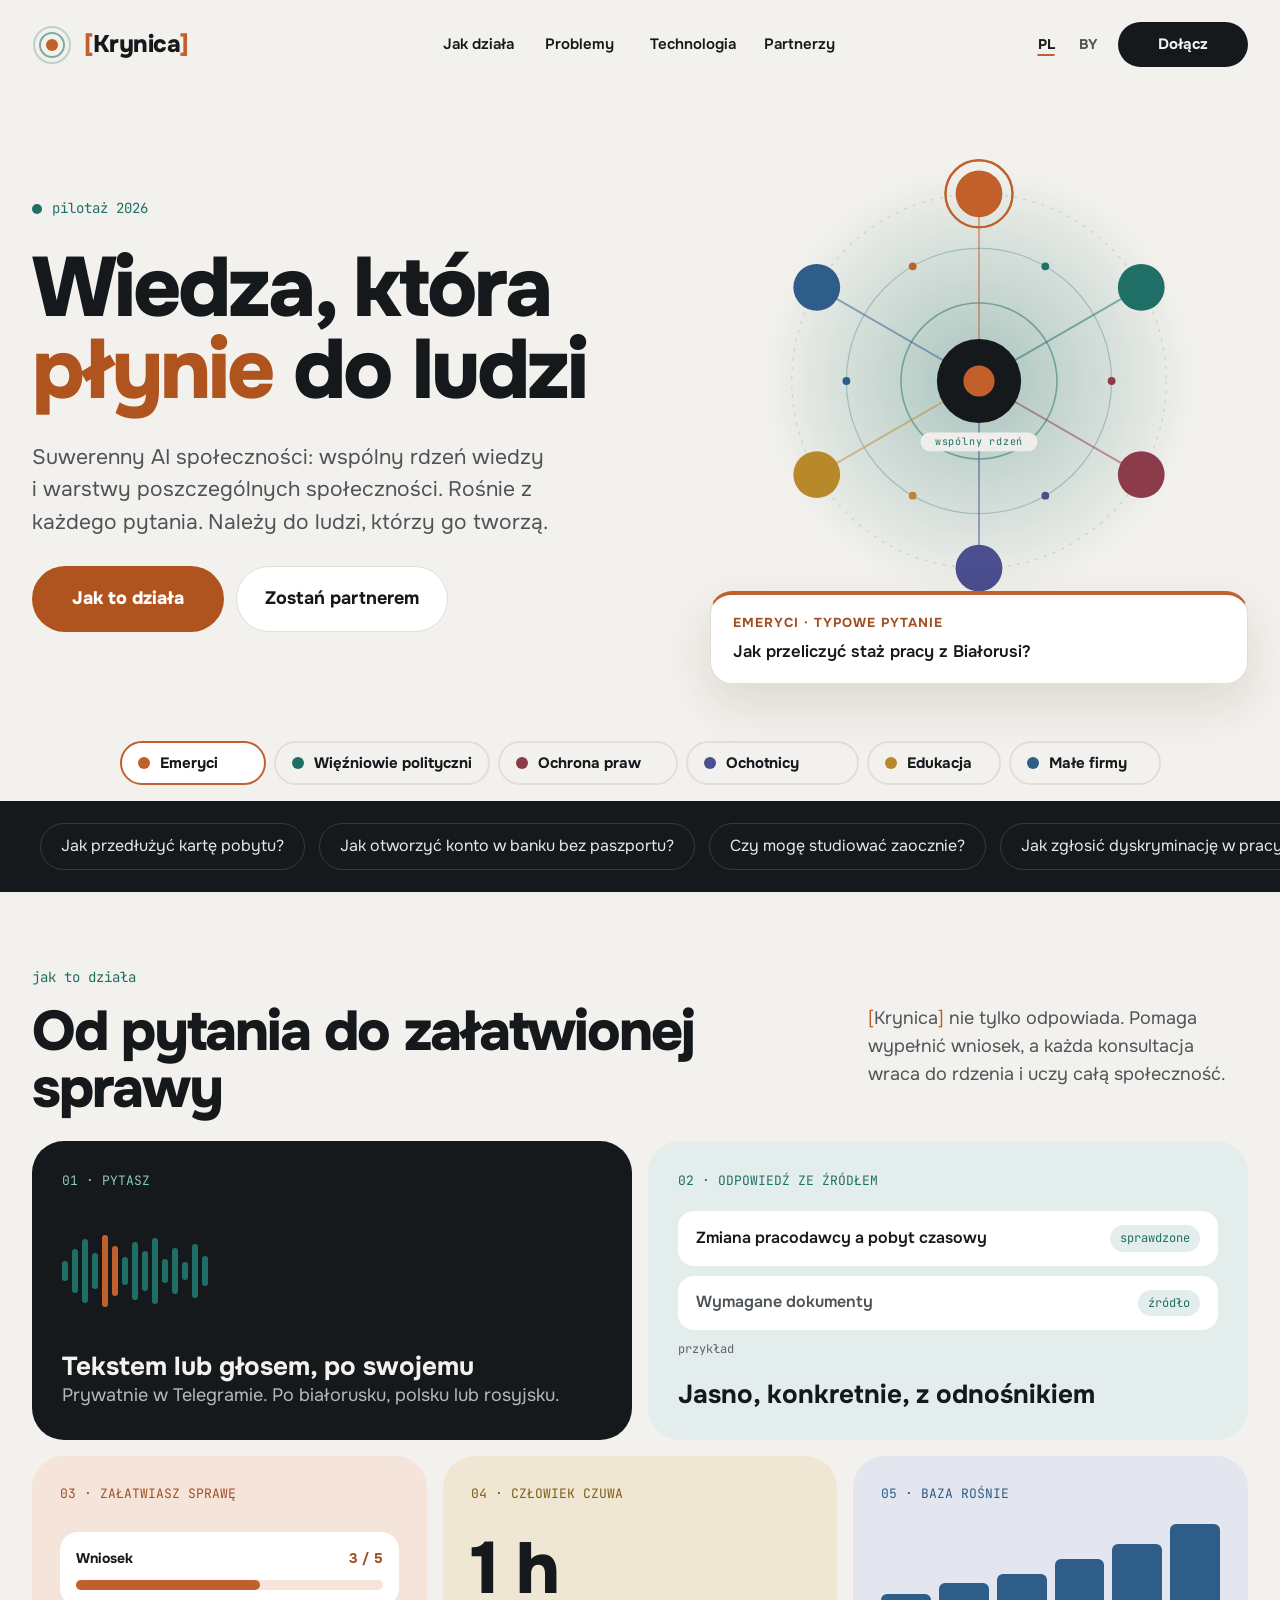
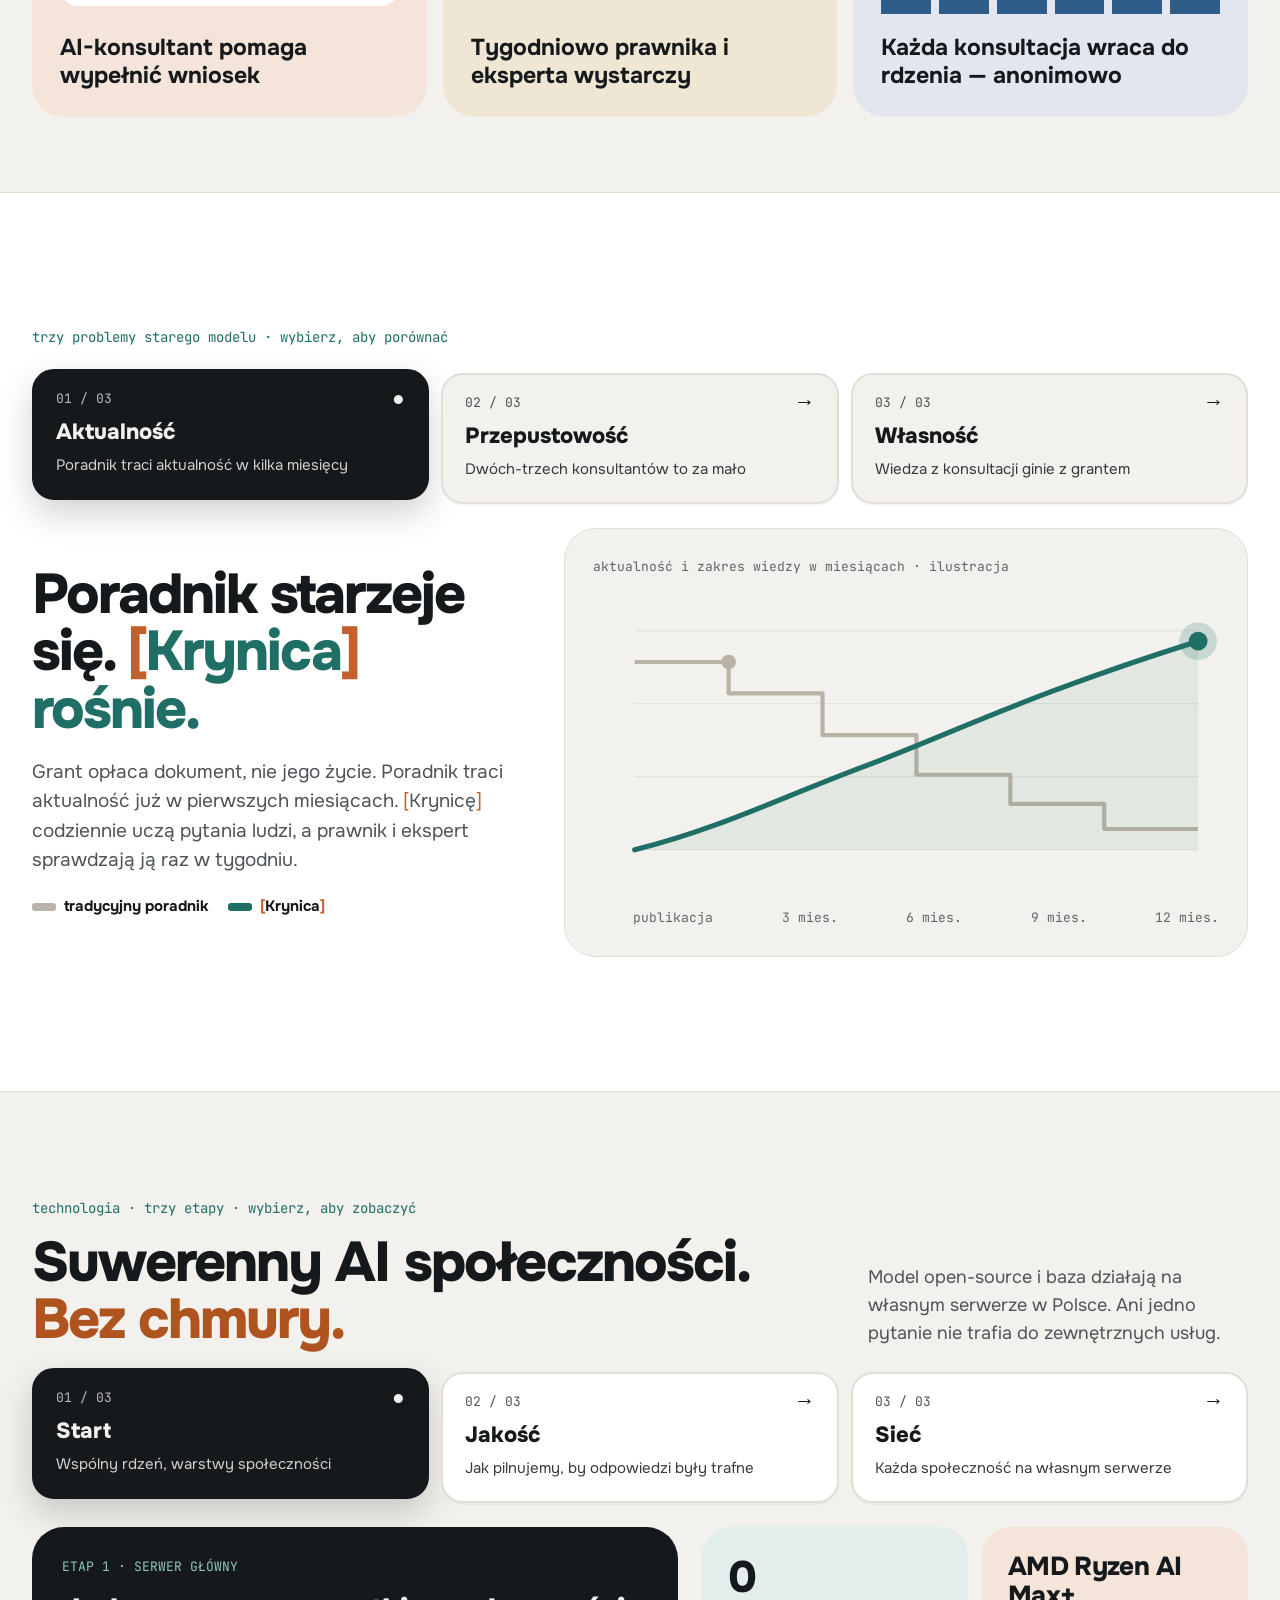
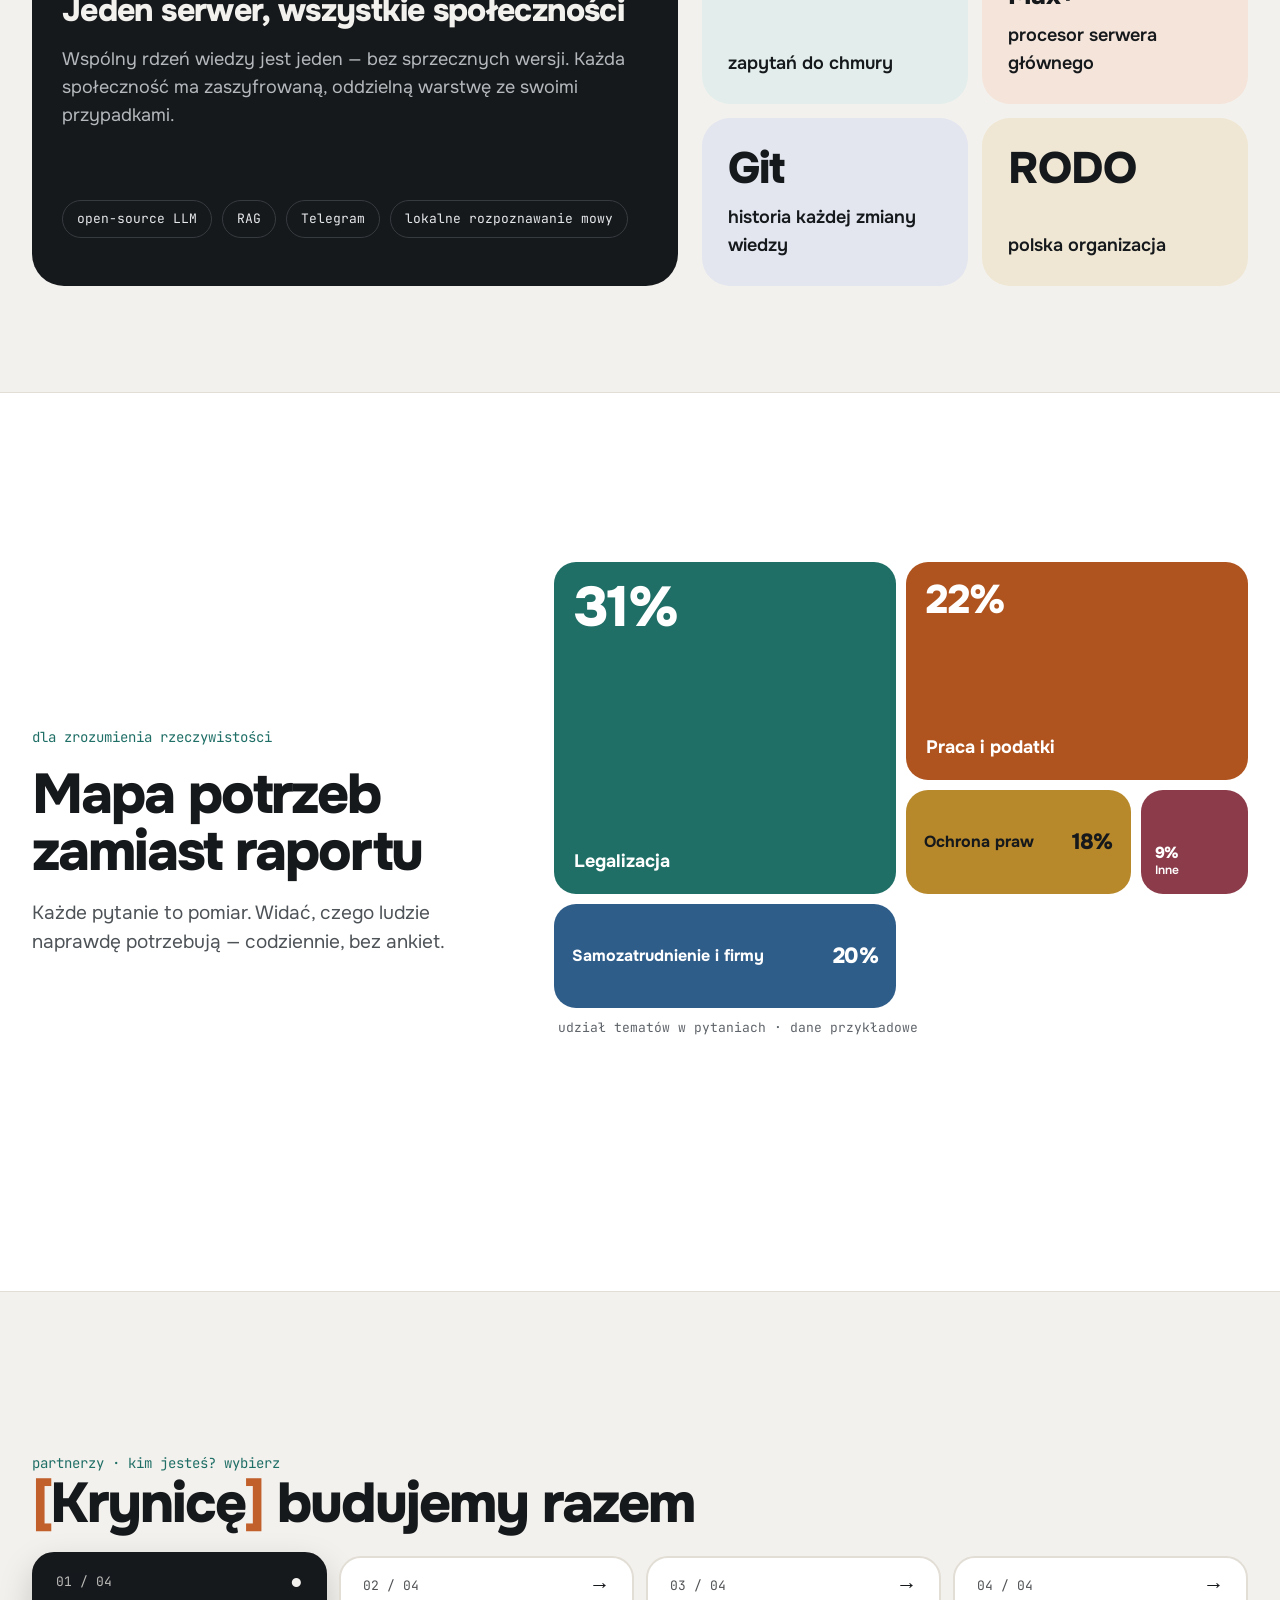
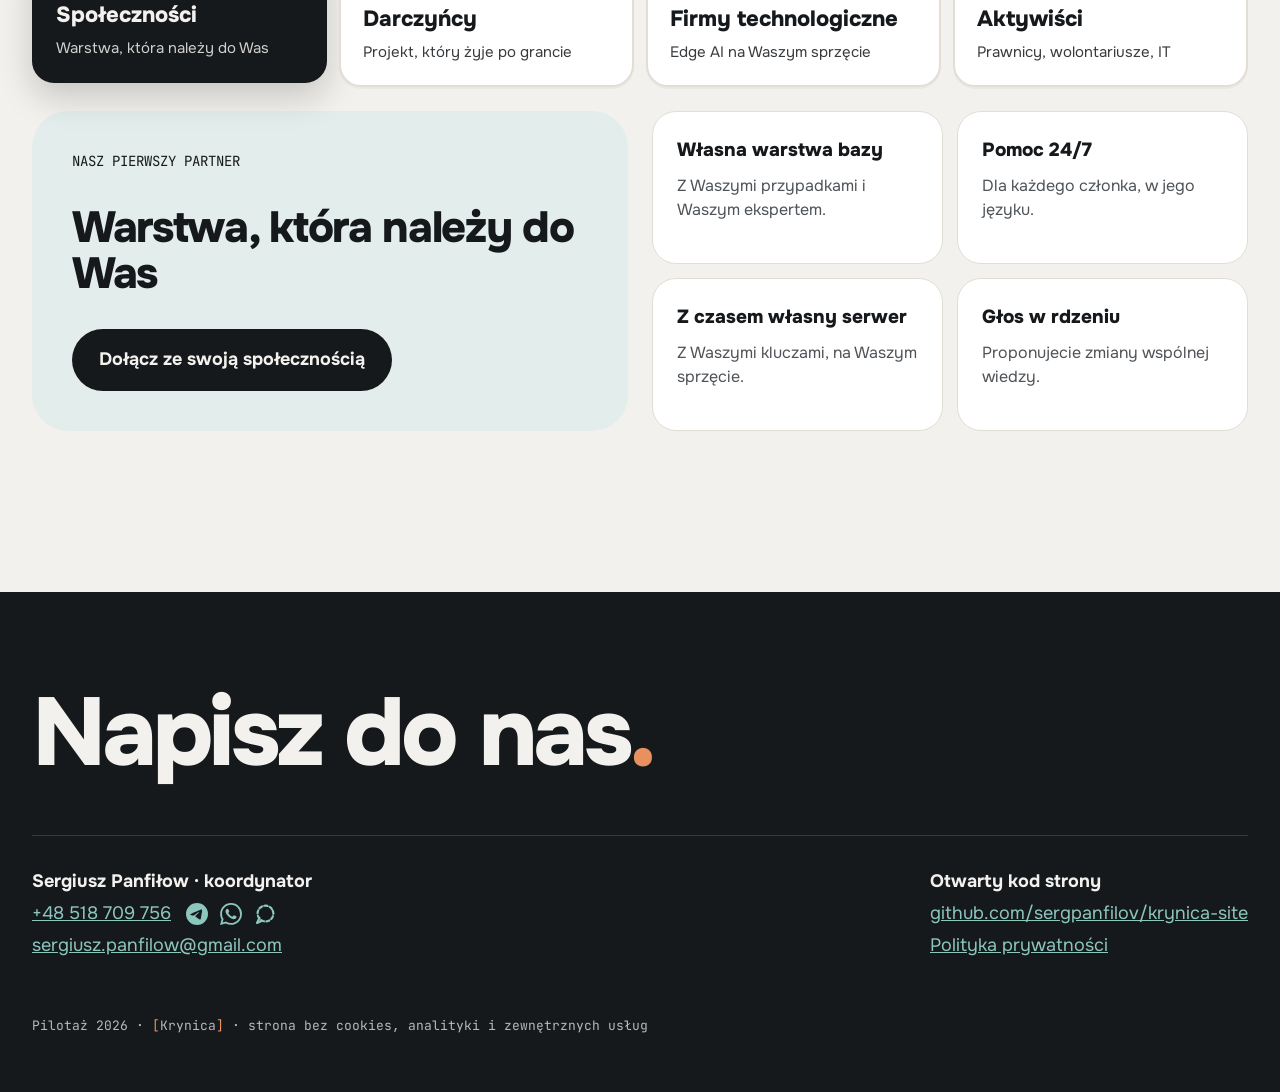
<file: index.html>
<!DOCTYPE html>
<html lang="pl">
<head>
<meta charset="utf-8">
<meta name="viewport" content="width=device-width, initial-scale=1">
<title>[Krynica]</title>
<meta name="description" content="Pilotaż 2026. Wspólny rdzeń wiedzy i warstwy społeczności. AI-konsultant bez chmury, który rośnie z każdego pytania.">
<meta http-equiv="Content-Security-Policy" content="default-src 'self'; script-src 'self'; style-src 'self' 'unsafe-inline'; img-src 'self' data:; font-src 'self'; connect-src 'self'; object-src 'none'; base-uri 'self'; form-action 'none'">
<meta name="color-scheme" content="light">
<meta name="theme-color" content="#F3F1ED">
<link rel="canonical" href="https://ai.belhome.cc/">
<meta property="og:type" content="website">
<meta property="og:site_name" content="[Krynica]">
<meta property="og:title" content="[Krynica] — suwerenny AI społeczności">
<meta property="og:description" content="Wspólny rdzeń wiedzy i warstwy społeczności. AI-konsultant bez chmury, który rośnie z każdego pytania. Pilotaż 2026.">
<meta property="og:url" content="https://ai.belhome.cc/">
<meta property="og:image" content="https://ai.belhome.cc/og-image.png">
<meta property="og:image:width" content="1200">
<meta property="og:image:height" content="630">
<meta property="og:image:alt" content="[Krynica] — wspólny rdzeń wiedzy i warstwy społeczności">
<meta property="og:locale" content="pl_PL">
<meta property="og:locale:alternate" content="be_BY">
<meta name="twitter:card" content="summary_large_image">
<link rel="icon" href="favicon.svg" type="image/svg+xml">
<link rel="apple-touch-icon" href="apple-touch-icon.png">
<link rel="preload" href="fonts/onest/onest-latin.woff2" as="font" type="font/woff2" crossorigin>
<link rel="preload" href="fonts/onest/onest-latin-ext.woff2" as="font" type="font/woff2" crossorigin>
<link rel="preload" href="fonts/jetbrains-mono/jetbrains-mono-latin.woff2" as="font" type="font/woff2" crossorigin>
<link rel="preload" href="fonts/jetbrains-mono/jetbrains-mono-latin-ext.woff2" as="font" type="font/woff2" crossorigin>
<link rel="stylesheet" href="css/style.css">
</head>
<body>
<a class="skip" href="#main" data-i18n="meta.skip">Przejdź do treści</a>

<header class="site-header">
  <div class="wrap">
    <a class="logo" href="#top" data-i18n-attr="aria-label:nav.logo" aria-label="Krynica — strona główna">
      <svg width="40" height="40" viewBox="0 0 40 40" fill="none" aria-hidden="true">
        <circle cx="20" cy="20" r="18" stroke="#1F6F66" stroke-width="2" stroke-opacity="0.25"/>
        <circle cx="20" cy="20" r="12" stroke="#1F6F66" stroke-width="2" stroke-opacity="0.55"/>
        <circle cx="20" cy="20" r="6" fill="#C2602B"/>
      </svg>
      <span class="logo-text"><span class="br">[</span>Krynica<span class="br">]</span></span>
    </a>
    <nav class="nav" data-i18n-attr="aria-label:nav.label" aria-label="Główna">
      <a href="#jak" data-i18n="nav.how" data-i18n-stable>Jak działa</a>
      <a href="#problemy" data-i18n="nav.problems" data-i18n-stable>Problemy</a>
      <a href="#technologia" data-i18n="nav.tech" data-i18n-stable>Technologia</a>
      <a href="#partnerzy" data-i18n="nav.partners" data-i18n-stable>Partnerzy</a>
    </nav>
    <div class="header-tools">
      <div class="lang-switch" role="group" data-i18n-attr="aria-label:nav.lang" aria-label="Język strony">
        <button type="button" class="lang" data-lang="pl" aria-pressed="true" lang="pl">PL</button>
        <button type="button" class="lang" data-lang="be" aria-pressed="false" lang="be">BY</button>
      </div>
      <a class="btn btn-ink btn-small" href="#kontakt" data-i18n="nav.join" data-i18n-stable>Dołącz</a>
    </div>
  </div>
</header>

<main id="main">

<!-- ===== Hero ===== -->
<section class="hero" id="top">
  <div class="wrap">
    <div class="hero-copy">
      <p class="kicker" data-i18n="hero.kicker">pilotaż 2026</p>
      <h1 data-i18n="hero.title">Wiedza, która <em class="accent">płynie</em> do ludzi</h1>
      <p class="lead" data-i18n="hero.lead" data-i18n-stable>Suwerenny AI społeczności: wspólny rdzeń wiedzy i warstwy poszczególnych społeczności. Rośnie z każdego pytania. Należy do ludzi, którzy go tworzą.</p>
      <div class="hero-actions">
        <a class="btn btn-accent" href="#jak" data-i18n="hero.cta1" data-i18n-stable>Jak to działa</a>
        <a class="btn btn-outline" href="#partnerzy" data-i18n="hero.cta2" data-i18n-stable>Zostań partnerem</a>
      </div>
    </div>

    <div class="orbit">
      <svg class="orbit-svg" viewBox="0 0 600 600" fill="none" role="img" data-i18n-attr="aria-label:hero.diagram" aria-label="Schemat: wspólny rdzeń wiedzy w środku i sześć warstw społeczności wokół niego">
        <defs>
          <radialGradient id="core-glow" cx="50%" cy="50%" r="50%">
            <stop offset="0%" stop-color="#1F6F66" stop-opacity="0.35"/>
            <stop offset="100%" stop-color="#1F6F66" stop-opacity="0"/>
          </radialGradient>
        </defs>
        <circle cx="300" cy="300" r="280" fill="url(#core-glow)"/>
        <circle cx="300" cy="300" r="240" stroke="#1F6F66" stroke-width="1.5" stroke-opacity="0.18" stroke-dasharray="4 8"/>
        <circle cx="300" cy="300" r="100" stroke="#1F6F66" stroke-width="2" stroke-opacity="0.5"/>
        <g class="orbit-rot">
          <circle cx="300" cy="300" r="170" stroke="#1F6F66" stroke-width="1.5" stroke-opacity="0.3"/>
          <path d="M300 300 L300 60" stroke="#C2602B" stroke-width="2.5" stroke-opacity="0.5"/>
          <path d="M300 300 L508 180" stroke="#1F6F66" stroke-width="2.5" stroke-opacity="0.5"/>
          <path d="M300 300 L508 420" stroke="#8C3B4A" stroke-width="2.5" stroke-opacity="0.5"/>
          <path d="M300 300 L300 540" stroke="#4B4E8F" stroke-width="2.5" stroke-opacity="0.5"/>
          <path d="M300 300 L92 420" stroke="#B8892B" stroke-width="2.5" stroke-opacity="0.5"/>
          <path d="M300 300 L92 180" stroke="#2F5D8A" stroke-width="2.5" stroke-opacity="0.5"/>
          <circle cx="385" cy="153" r="5" fill="#1F6F66"/>
          <circle cx="470" cy="300" r="5" fill="#8C3B4A"/>
          <circle cx="385" cy="447" r="5" fill="#4B4E8F"/>
          <circle cx="215" cy="447" r="5" fill="#B8892B"/>
          <circle cx="130" cy="300" r="5" fill="#2F5D8A"/>
          <circle cx="215" cy="153" r="5" fill="#C2602B"/>
          <circle class="node" data-node="0" cx="300" cy="60" r="30" fill="#C2602B"/>
          <circle class="node" data-node="1" cx="508" cy="180" r="30" fill="#1F6F66"/>
          <circle class="node" data-node="2" cx="508" cy="420" r="30" fill="#8C3B4A"/>
          <circle class="node" data-node="3" cx="300" cy="540" r="30" fill="#4B4E8F"/>
          <circle class="node" data-node="4" cx="92" cy="420" r="30" fill="#B8892B"/>
          <circle class="node" data-node="5" cx="92" cy="180" r="30" fill="#2F5D8A"/>
        </g>
        <circle class="orbit-pointer" cx="300" cy="60" r="43" stroke-width="3"/>
        <circle class="orbit-pulse" cx="300" cy="60" r="43" stroke-width="2"/>
        <circle cx="300" cy="300" r="54" fill="#16191C"/>
        <circle cx="300" cy="300" r="20" fill="#C2602B"/>
        <rect x="225" y="366" width="150" height="24" rx="12" fill="#F3F1ED" fill-opacity="0.92"/>
        <text class="orbit-label" x="300" y="382" text-anchor="middle" data-i18n="hero.core">wspólny rdzeń</text>
      </svg>
      <div class="q-card" aria-live="polite">
        <div class="q-card-head">
          <p class="q-card-label"><span class="q-card-name">Emeryci</span><span class="q-card-suffix"> · <span data-i18n="hero.cardLabel">typowe pytanie</span></span></p>
          <div class="q-nav">
            <button type="button" class="q-prev" data-i18n-attr="aria-label:hero.prev" aria-label="Poprzednia społeczność">&#8249;</button>
            <button type="button" class="q-next" data-i18n-attr="aria-label:hero.next" aria-label="Następna społeczność">&#8250;</button>
          </div>
        </div>
        <p class="q-card-text"><span class="i18n-text">Jak przeliczyć staż pracy z Białorusi?</span></p>
      </div>
    </div>
  </div>
</section>

<section class="picker" data-i18n-attr="aria-label:hero.picker" aria-label="Wybierz społeczność">
  <div class="wrap">
    <button type="button" class="chip" aria-pressed="true" style="--dot:#C2602B" data-i18n="communities.0.name" data-i18n-stable>Emeryci</button>
    <button type="button" class="chip" aria-pressed="false" style="--dot:#1F6F66" data-i18n="communities.1.name" data-i18n-stable>Więźniowie polityczni</button>
    <button type="button" class="chip" aria-pressed="false" style="--dot:#8C3B4A" data-i18n="communities.2.name" data-i18n-stable>Ochrona praw</button>
    <button type="button" class="chip" aria-pressed="false" style="--dot:#4B4E8F" data-i18n="communities.3.name" data-i18n-stable>Ochotnicy</button>
    <button type="button" class="chip" aria-pressed="false" style="--dot:#B8892B" data-i18n="communities.4.name" data-i18n-stable>Edukacja</button>
    <button type="button" class="chip" aria-pressed="false" style="--dot:#2F5D8A" data-i18n="communities.5.name" data-i18n-stable>Małe firmy</button>
  </div>
</section>

<!-- ===== Marquee ===== -->
<section class="marquee" data-i18n-attr="aria-label:marquee.label" aria-label="Przykładowe pytania">
  <div class="marquee-track">
    <ul class="marquee-list">
      <li data-i18n="marquee.items.0">Jak przedłużyć kartę pobytu?</li>
      <li data-i18n="marquee.items.1">Jak otworzyć konto w banku bez paszportu?</li>
      <li data-i18n="marquee.items.2">Czy mogę studiować zaocznie?</li>
      <li data-i18n="marquee.items.3">Jak zgłosić dyskryminację w pracy?</li>
      <li data-i18n="marquee.items.4">Jak przeliczyć emeryturę ze stażem z Białorusi?</li>
      <li data-i18n="marquee.items.5">Od czego zacząć JDG?</li>
      <li data-i18n="marquee.items.6">Jak nostryfikować dyplom?</li>
      <li data-i18n="marquee.items.7">Co daje ochrona międzynarodowa?</li>
      <li data-i18n="marquee.items.8">Jak zapisać się do NFZ?</li>
      <li data-i18n="marquee.items.9">Jak rozliczyć PIT za pierwszy rok?</li>
    </ul>
    <ul class="marquee-list" aria-hidden="true">
      <li data-i18n="marquee.items.0">Jak przedłużyć kartę pobytu?</li>
      <li data-i18n="marquee.items.1">Jak otworzyć konto w banku bez paszportu?</li>
      <li data-i18n="marquee.items.2">Czy mogę studiować zaocznie?</li>
      <li data-i18n="marquee.items.3">Jak zgłosić dyskryminację w pracy?</li>
      <li data-i18n="marquee.items.4">Jak przeliczyć emeryturę ze stażem z Białorusi?</li>
      <li data-i18n="marquee.items.5">Od czego zacząć JDG?</li>
      <li data-i18n="marquee.items.6">Jak nostryfikować dyplom?</li>
      <li data-i18n="marquee.items.7">Co daje ochrona międzynarodowa?</li>
      <li data-i18n="marquee.items.8">Jak zapisać się do NFZ?</li>
      <li data-i18n="marquee.items.9">Jak rozliczyć PIT za pierwszy rok?</li>
    </ul>
  </div>
</section>

<!-- ===== Jak działa ===== -->
<section class="section" id="jak">
  <div class="wrap">
    <div class="section-head">
      <div class="title">
        <p class="kicker" data-i18n="how.kicker">jak to działa</p>
        <h2 data-i18n="how.title">Od pytania do załatwionej sprawy</h2>
      </div>
      <p class="lead" data-i18n="how.lead" data-i18n-stable><span class="br">[</span>Krynica<span class="br">]</span> nie tylko odpowiada. Pomaga wypełnić wniosek, a każda konsultacja wraca do rdzenia i uczy całą społeczność.</p>
    </div>
    <div class="bento">
      <div class="tile tile-3 tile-dark">
        <p class="tile-tag" data-i18n="how.t1.tag">01 · Pytasz</p>
        <div class="wave" aria-hidden="true">
          <span style="height:20px"></span><span style="height:44px"></span><span style="height:64px"></span><span style="height:36px"></span><span style="height:72px"></span><span style="height:50px"></span><span style="height:28px"></span><span style="height:58px"></span><span style="height:40px"></span><span style="height:66px"></span><span style="height:24px"></span><span style="height:46px"></span><span style="height:18px"></span><span style="height:54px"></span><span style="height:30px"></span>
        </div>
        <div>
          <p class="tile-title" data-i18n="how.t1.title" data-i18n-stable>Tekstem lub głosem, po swojemu</p>
          <p class="tile-sub" data-i18n="how.t1.sub" data-i18n-stable>Prywatnie w Telegramie. Po białorusku, polsku lub rosyjsku.</p>
        </div>
      </div>

      <div class="tile tile-3 tint1">
        <p class="tile-tag" data-i18n="how.t2.tag">02 · Odpowiedź ze źródłem</p>
        <div class="answers">
          <div class="answer"><span data-i18n="how.t2.a1">Zmiana pracodawcy a pobyt czasowy</span><span class="answer-tag" data-i18n="how.t2.a1tag">sprawdzone</span></div>
          <div class="answer dim"><span data-i18n="how.t2.a2">Wymagane dokumenty</span><span class="answer-tag" data-i18n="how.t2.a2tag">źródło</span></div>
          <p class="example" data-i18n="how.t2.example">przykład</p>
        </div>
        <p class="tile-title" data-i18n="how.t2.title" data-i18n-stable>Jasno, konkretnie, z odnośnikiem</p>
      </div>

      <div class="tile tile-2 tint2">
        <p class="tile-tag" data-i18n="how.t3.tag">03 · Załatwiasz sprawę</p>
        <div class="progress-card">
          <div class="progress-head"><span data-i18n="how.t3.form">Wniosek</span><span data-i18n="how.t3.steps">3 / 5</span></div>
          <div class="progress-bar" aria-hidden="true"><span></span></div>
        </div>
        <p class="tile-title" data-i18n="how.t3.title" data-i18n-stable>AI-konsultant pomaga wypełnić wniosek</p>
      </div>

      <div class="tile tile-2 tint3">
        <p class="tile-tag" data-i18n="how.t4.tag">04 · Człowiek czuwa</p>
        <p class="big-number" data-i18n="how.t4.value">1 h</p>
        <p class="tile-title" data-i18n="how.t4.title" data-i18n-stable>Tygodniowo prawnika i eksperta wystarczy</p>
      </div>

      <div class="tile tile-2 tint4">
        <p class="tile-tag" data-i18n="how.t5.tag">05 · Baza rośnie</p>
        <div class="bars" aria-hidden="true">
          <span style="height:22%"></span><span style="height:34%"></span><span style="height:45%"></span><span style="height:61%"></span><span style="height:78%"></span><span style="height:100%"></span>
        </div>
        <p class="tile-title" data-i18n="how.t5.title" data-i18n-stable>Każda konsultacja wraca do rdzenia — anonimowo</p>
      </div>
    </div>
  </div>
</section>

<!-- ===== Problemy ===== -->
<section class="section section-alt" id="problemy">
  <div class="wrap">
    <div class="title">
      <p class="kicker" data-i18n="problems.kicker">trzy problemy starego modelu · wybierz, aby porównać</p>
    </div>
    <div class="tabs" role="tablist" data-tabs data-i18n-attr="aria-label:problems.tablist" aria-label="Problemy">
      <button type="button" class="tab" role="tab" id="pt-0" aria-controls="pp-0" aria-selected="true">
        <span class="tab-head"><span class="mono">01 / 03</span><span class="tab-arrow" aria-hidden="true"></span></span>
        <span class="tab-label" data-i18n="problems.tabs.0.label" data-i18n-stable>Aktualność</span>
        <span class="tab-teaser" data-i18n="problems.tabs.0.teaser" data-i18n-stable>Poradnik traci aktualność w kilka miesięcy</span>
      </button>
      <button type="button" class="tab" role="tab" id="pt-1" aria-controls="pp-1" aria-selected="false" tabindex="-1">
        <span class="tab-head"><span class="mono">02 / 03</span><span class="tab-arrow" aria-hidden="true"></span></span>
        <span class="tab-label" data-i18n="problems.tabs.1.label" data-i18n-stable>Przepustowość</span>
        <span class="tab-teaser" data-i18n="problems.tabs.1.teaser" data-i18n-stable>Dwóch-trzech konsultantów to za mało</span>
      </button>
      <button type="button" class="tab" role="tab" id="pt-2" aria-controls="pp-2" aria-selected="false" tabindex="-1">
        <span class="tab-head"><span class="mono">03 / 03</span><span class="tab-arrow" aria-hidden="true"></span></span>
        <span class="tab-label" data-i18n="problems.tabs.2.label" data-i18n-stable>Własność</span>
        <span class="tab-teaser" data-i18n="problems.tabs.2.teaser" data-i18n-stable>Wiedza z konsultacji ginie z grantem</span>
      </button>
    </div>

    <!-- 01 Aktualność -->
    <div class="panel problem" role="tabpanel" id="pp-0" aria-labelledby="pt-0">
      <div class="problem-copy">
        <h2><span data-i18n="problems.tabs.0.title">Poradnik starzeje się.</span> <span class="accent" data-i18n="problems.tabs.0.accent"><span class="br">[</span>Krynica<span class="br">]</span> rośnie.</span></h2>
        <p class="lead" data-i18n="problems.tabs.0.text">Grant opłaca dokument, nie jego życie. Poradnik traci aktualność już w pierwszych miesiącach. <span class="br">[</span>Krynicę<span class="br">]</span> codziennie uczą pytania ludzi, a prawnik i ekspert sprawdzają ją raz w tygodniu.</p>
        <div class="legend">
          <span><i style="--sw:#B9B2A6"></i><b data-i18n="problems.tabs.0.l1">tradycyjny poradnik</b></span>
          <span><i style="--sw:#1F6F66"></i><b data-i18n="problems.tabs.0.l2"><span class="br">[</span>Krynica<span class="br">]</span></b></span>
        </div>
      </div>
      <div class="chart">
        <p class="chart-caption"><span data-i18n="problems.tabs.0.caption">aktualność i zakres wiedzy w miesiącach</span> · <span data-i18n="problems.illustration">ilustracja</span></p>
        <svg role="img" viewBox="0 0 600 300" fill="none" data-i18n-attr="aria-label:problems.tabs.0.alt" aria-label="Wykres: aktualność poradnika spada w ciągu kilku miesięcy po publikacji, a wiedza w Krynicy rośnie">
          <g stroke="#E2DED6" stroke-width="1"><path d="M40 40 H580"/><path d="M40 110 H580"/><path d="M40 180 H580"/><path d="M40 250 H580"/></g>
          <path d="M40 70 L130 70 L130 100 L220 100 L220 140 L310 140 L310 178 L400 178 L400 206 L490 206 L490 230 L580 230" stroke="#B9B2A6" stroke-width="4" stroke-linejoin="round"/>
          <path d="M40 250 C 120 230, 180 200, 260 170 S 420 100, 580 50 L580 250 Z" fill="#1F6F66" fill-opacity="0.08"/>
          <path d="M40 250 C 120 230, 180 200, 260 170 S 420 100, 580 50" stroke="#1F6F66" stroke-width="5" stroke-linecap="round"/>
          <circle cx="130" cy="70" r="7" fill="#B9B2A6"/>
          <circle cx="580" cy="50" r="18" fill="#1F6F66" fill-opacity="0.2"/><circle cx="580" cy="50" r="9" fill="#1F6F66"/>
        </svg>
        <div class="axis" aria-hidden="true"><span data-i18n="problems.tabs.0.x0">publikacja</span><span data-i18n="problems.tabs.0.x1">3 mies.</span><span data-i18n="problems.tabs.0.x2">6 mies.</span><span data-i18n="problems.tabs.0.x3">9 mies.</span><span data-i18n="problems.tabs.0.x4">12 mies.</span></div>
      </div>
    </div>

    <!-- 02 Przepustowość -->
    <div class="panel problem" role="tabpanel" id="pp-1" aria-labelledby="pt-1" hidden>
      <div class="problem-copy">
        <h2><span data-i18n="problems.tabs.1.title">Konsultanci to wąskie gardło.</span> <span class="accent" data-i18n="problems.tabs.1.accent"><span class="br">[</span>Krynica<span class="br">]</span> nie.</span></h2>
        <p class="lead" data-i18n="problems.tabs.1.text">Pytań przybywa co miesiąc, a dwóch-trzech konsultantów obsłuży tylko stałą część. Reszta zostaje bez odpowiedzi. W <span class="br">[</span>Krynicy<span class="br">]</span> AI-konsultant odpowiada wszystkim, a ludzie zajmują się tylko trudnymi sprawami.</p>
        <div class="legend">
          <span><i style="--sw:#B9B2A6"></i><b data-i18n="problems.tabs.1.l1">obsłużone przez konsultantów</b></span>
          <span><i style="--sw:#F2D3C3"></i><b data-i18n="problems.tabs.1.l2">bez odpowiedzi</b></span>
          <span><i style="--sw:#1F6F66"></i><b data-i18n="problems.tabs.1.l3"><span class="br">[</span>Krynica<span class="br">]</span></b></span>
        </div>
      </div>
      <div class="chart">
        <p class="chart-caption"><span data-i18n="problems.tabs.1.caption">pytania miesięcznie</span> · <span data-i18n="problems.illustration">ilustracja</span></p>
        <svg role="img" viewBox="0 0 600 300" fill="none" data-i18n-attr="aria-label:problems.tabs.1.alt" aria-label="Wykres: liczba pytań rośnie z miesiąca na miesiąc, konsultanci obsługują tylko stałą część, reszta zostaje bez odpowiedzi; Krynica odpowiada na wszystkie">
          <g stroke="#E2DED6" stroke-width="1"><path d="M40 70 H590"/><path d="M40 160 H590"/><path d="M40 250 H590"/></g>
          <g fill="#B9B2A6">
            <rect x="52" y="220" width="30" height="30" rx="4"/><rect x="96" y="210" width="30" height="40" rx="4"/><rect x="140" y="210" width="30" height="40" rx="4"/><rect x="184" y="210" width="30" height="40" rx="4"/><rect x="228" y="210" width="30" height="40" rx="4"/><rect x="272" y="210" width="30" height="40" rx="4"/><rect x="316" y="210" width="30" height="40" rx="4"/><rect x="360" y="210" width="30" height="40" rx="4"/><rect x="404" y="210" width="30" height="40" rx="4"/><rect x="448" y="210" width="30" height="40" rx="4"/><rect x="492" y="210" width="30" height="40" rx="4"/><rect x="536" y="210" width="30" height="40" rx="4"/>
          </g>
          <g fill="#F2D3C3">
            <rect x="96" y="206" width="30" height="4" rx="2"/><rect x="140" y="195" width="30" height="15" rx="4"/><rect x="184" y="187" width="30" height="23" rx="4"/><rect x="228" y="172" width="30" height="38" rx="4"/><rect x="272" y="160" width="30" height="50" rx="4"/><rect x="316" y="146" width="30" height="64" rx="4"/><rect x="360" y="132" width="30" height="78" rx="4"/><rect x="404" y="120" width="30" height="90" rx="4"/><rect x="448" y="104" width="30" height="106" rx="4"/><rect x="492" y="90" width="30" height="120" rx="4"/><rect x="536" y="74" width="30" height="136" rx="4"/>
          </g>
          <path d="M40 210 H590" stroke="#A24F22" stroke-width="2.5" stroke-dasharray="7 6"/>
          <polyline points="67,212 111,200 155,187 199,179 243,164 287,152 331,138 375,124 419,112 463,96 507,82 551,66" stroke="#1F6F66" stroke-width="4" stroke-linecap="round" stroke-linejoin="round"/>
        </svg>
        <div class="axis" aria-hidden="true"><span data-i18n="problems.tabs.1.x0">1 mies.</span><span data-i18n="problems.tabs.1.x1">3</span><span data-i18n="problems.tabs.1.x2">6</span><span data-i18n="problems.tabs.1.x3">9</span><span data-i18n="problems.tabs.1.x4">12 mies.</span></div>
      </div>
    </div>

    <!-- 03 Własność -->
    <div class="panel problem" role="tabpanel" id="pp-2" aria-labelledby="pt-2" hidden>
      <div class="problem-copy">
        <h2><span data-i18n="problems.tabs.2.title">Wiedza ginie z grantem.</span> <span class="accent" data-i18n="problems.tabs.2.accent">W <span class="br">[</span>Krynicy<span class="br">]</span> zostaje.</span></h2>
        <p class="lead" data-i18n="problems.tabs.2.text">Doświadczenie z konsultacji zostaje w notatkach i raportach wykonawcy grantu. W <span class="br">[</span>Krynicy<span class="br">]</span> każdy przypadek, anonimowo, trafia do bazy, która należy do społeczności.</p>
        <div class="legend">
          <span><i style="--sw:#B9B2A6"></i><b data-i18n="problems.tabs.2.l1">u wykonawcy grantu</b></span>
          <span><i style="--sw:#1F6F66"></i><b data-i18n="problems.tabs.2.l2">w bazie społeczności</b></span>
        </div>
      </div>
      <div class="chart">
        <p class="chart-caption"><span data-i18n="problems.tabs.2.caption">dokąd trafia wiedza z konsultacji</span> · <span data-i18n="problems.illustration">ilustracja</span></p>
        <div class="flow">
          <div class="flow-row">
            <p data-i18n="problems.tabs.2.g">Model grantowy</p>
            <div class="flow-bar">
              <span style="flex:2;background:#B9B2A6;color:#16191C"><b data-i18n="problems.tabs.2.g1">notatki konsultanta</b></span>
              <span style="flex:1.2;background:#B9B2A6;color:#16191C"><b data-i18n="problems.tabs.2.g2">raport</b></span>
              <span style="flex:2.4;background:#E9E5DE;color:#4E5358"><b data-i18n="problems.tabs.2.g3">ginie po grancie</b></span>
            </div>
            <p class="flow-note" data-i18n="problems.tabs.2.gnote">Wiedza zostaje u wykonawcy grantu i znika razem z projektem.</p>
          </div>
          <div class="flow-row">
            <p data-i18n="problems.tabs.2.k"><span class="br">[</span>Krynica<span class="br">]</span></p>
            <div class="flow-bar">
              <span style="flex:4;background:#1F6F66;color:#FFFFFF"><b data-i18n="problems.tabs.2.k1">baza społeczności · anonimowo</b></span>
              <span style="flex:1.6;background:#8CC7BE;color:#16191C"><b data-i18n="problems.tabs.2.k2">odpowiedź dla pytającego</b></span>
            </div>
            <p class="flow-note" data-i18n="problems.tabs.2.knote">Każda konsultacja zostaje w bazie, którą społeczność może zabrać na własny serwer.</p>
          </div>
        </div>
      </div>
    </div>
  </div>
</section>

<!-- ===== Technologia ===== -->
<section class="section" id="technologia">
  <div class="wrap">
    <div class="section-head">
      <div class="title">
        <p class="kicker" data-i18n="tech.kicker">technologia · trzy etapy · wybierz, aby zobaczyć</p>
        <h2 data-i18n="tech.title">Suwerenny AI społeczności. <em class="accent">Bez chmury.</em></h2>
      </div>
      <p class="lead" data-i18n="tech.lead" data-i18n-stable>Model open-source i baza działają na własnym serwerze w Polsce. Ani jedno pytanie nie trafia do zewnętrznych usług.</p>
    </div>
    <div class="tabs" role="tablist" data-tabs data-i18n-attr="aria-label:tech.tablist" aria-label="Etapy">
      <button type="button" class="tab" role="tab" id="tt-0" aria-controls="tp-0" aria-selected="true">
        <span class="tab-head"><span class="mono">01 / 03</span><span class="tab-arrow" aria-hidden="true"></span></span>
        <span class="tab-label" data-i18n="tech.stages.0.label" data-i18n-stable>Start</span>
        <span class="tab-teaser" data-i18n="tech.stages.0.teaser" data-i18n-stable>Wspólny rdzeń, warstwy społeczności</span>
      </button>
      <button type="button" class="tab" role="tab" id="tt-1" aria-controls="tp-1" aria-selected="false" tabindex="-1">
        <span class="tab-head"><span class="mono">02 / 03</span><span class="tab-arrow" aria-hidden="true"></span></span>
        <span class="tab-label" data-i18n="tech.stages.1.label" data-i18n-stable>Jakość</span>
        <span class="tab-teaser" data-i18n="tech.stages.1.teaser" data-i18n-stable>Jak pilnujemy, by odpowiedzi były trafne</span>
      </button>
      <button type="button" class="tab" role="tab" id="tt-2" aria-controls="tp-2" aria-selected="false" tabindex="-1">
        <span class="tab-head"><span class="mono">03 / 03</span><span class="tab-arrow" aria-hidden="true"></span></span>
        <span class="tab-label" data-i18n="tech.stages.2.label" data-i18n-stable>Sieć</span>
        <span class="tab-teaser" data-i18n="tech.stages.2.teaser" data-i18n-stable>Każda społeczność na własnym serwerze</span>
      </button>
    </div>
    <div class="stage-row">
      <div class="stage-panels">
        <div class="panel stage on-dark" role="tabpanel" id="tp-0" aria-labelledby="tt-0">
          <p class="tile-tag" data-i18n="tech.stages.0.tag">Etap 1 · serwer główny</p>
          <p class="stage-title" data-i18n="tech.stages.0.title" data-i18n-stable>Jeden serwer, wszystkie społeczności</p>
          <p class="stage-text" data-i18n="tech.stages.0.text" data-i18n-stable>Wspólny rdzeń wiedzy jest jeden — bez sprzecznych wersji. Każda społeczność ma zaszyfrowaną, oddzielną warstwę ze swoimi przypadkami.</p>
          <ul class="chips"><li data-i18n="tech.stages.0.c1">open-source LLM</li><li data-i18n="tech.stages.0.c2">RAG</li><li data-i18n="tech.stages.0.c3">Telegram</li><li data-i18n="tech.stages.0.c4">lokalne rozpoznawanie mowy</li></ul>
        </div>
        <div class="panel stage on-dark" role="tabpanel" id="tp-1" aria-labelledby="tt-1" hidden>
          <p class="tile-tag" data-i18n="tech.stages.1.tag">Etap 2 · kontrola jakości</p>
          <p class="stage-title" data-i18n="tech.stages.1.title" data-i18n-stable>Każda zmiana przechodzi egzamin</p>
          <p class="stage-text" data-i18n="tech.stages.1.text" data-i18n-stable>Wiedza jest wersjonowana w Git: wiadomo, kto i co zmienił, każdą zmianę można cofnąć. Przed każdą aktualizacją system zdaje egzamin z setek prawdziwych pytań. Model można wymienić — wiedza zostaje.</p>
          <ul class="chips"><li data-i18n="tech.stages.1.c1">historia zmian w Git</li><li data-i18n="tech.stages.1.c2">egzamin przed aktualizacją</li><li data-i18n="tech.stages.1.c3">źródło w każdej odpowiedzi</li><li data-i18n="tech.stages.1.c4">wymienny model</li></ul>
        </div>
        <div class="panel stage on-dark" role="tabpanel" id="tp-2" aria-labelledby="tt-2" hidden>
          <p class="tile-tag" data-i18n="tech.stages.2.tag">Etap 3 · serwery społeczności</p>
          <p class="stage-title" data-i18n="tech.stages.2.title" data-i18n-stable>Każda społeczność na własnym sprzęcie</p>
          <p class="stage-text" data-i18n="tech.stages.2.text" data-i18n-stable>Warstwa społeczności przenosi się na jej własny serwer, z jej kluczami. Rdzeń przychodzi z serwera głównego jako kopia tylko do odczytu. Propozycje zmian rdzenia wnoszą społeczności, wprowadza serwer główny.</p>
          <ul class="chips"><li data-i18n="tech.stages.2.c1">własne klucze</li><li data-i18n="tech.stages.2.c2">kopia rdzenia tylko do odczytu</li><li data-i18n="tech.stages.2.c3">szyfrowana kopia zapasowa</li><li data-i18n="tech.stages.2.c4">otwarta licencja</li></ul>
        </div>
      </div>
      <div class="facts">
        <div class="fact tint1"><p class="fact-value" data-i18n="tech.f1.value">0</p><p class="fact-label" data-i18n="tech.f1.label">zapytań do chmury</p></div>
        <div class="fact tint2"><p class="fact-value sm" data-i18n="tech.f2.value">AMD Ryzen AI Max+</p><p class="fact-label" data-i18n="tech.f2.label">procesor serwera głównego</p></div>
        <div class="fact tint4"><p class="fact-value" data-i18n="tech.f3.value">Git</p><p class="fact-label" data-i18n="tech.f3.label">historia każdej zmiany wiedzy</p></div>
        <div class="fact tint3"><p class="fact-value" data-i18n="tech.f4.value">RODO</p><p class="fact-label" data-i18n="tech.f4.label">polska organizacja</p></div>
      </div>
    </div>
  </div>
</section>

<!-- ===== Mapa potrzeb ===== -->
<section class="needs">
  <div class="wrap">
    <div class="needs-copy">
      <p class="kicker" data-i18n="needs.kicker">dla zrozumienia rzeczywistości</p>
      <h2 data-i18n="needs.title">Mapa potrzeb zamiast raportu</h2>
      <p class="lead" data-i18n="needs.lead">Każde pytanie to pomiar. Widać, czego ludzie naprawdę potrzebują — codziennie, bez ankiet.</p>
    </div>
    <div class="treemap" role="img" data-i18n-attr="aria-label:needs.map" aria-label="Mapa potrzeb — dane przykładowe">
      <div class="cell cell-a"><p class="cell-value">31%</p><p class="cell-label" data-i18n="needs.a">Legalizacja</p></div>
      <div class="cell cell-b"><p class="cell-value">22%</p><p class="cell-label" data-i18n="needs.b">Praca i podatki</p></div>
      <div class="cell cell-row cell-d"><p class="cell-label" data-i18n="needs.d">Ochrona praw</p><p class="cell-value">18%</p></div>
      <div class="cell cell-e"><p class="cell-value">9%</p><p class="cell-label" data-i18n="needs.e">Inne</p></div>
      <div class="cell cell-row cell-c"><p class="cell-label" data-i18n="needs.c">Samozatrudnienie i firmy</p><p class="cell-value">20%</p></div>
      <p class="treemap-note" data-i18n="needs.note">udział tematów w pytaniach · dane przykładowe</p>
    </div>
  </div>
</section>

<!-- ===== Partnerzy ===== -->
<section class="section" id="partnerzy">
  <div class="wrap">
    <div class="title">
      <p class="kicker" data-i18n="partners.kicker">partnerzy · kim jesteś? wybierz</p>
      <h2 data-i18n="partners.title"><span class="br">[</span>Krynicę<span class="br">]</span> budujemy razem</h2>
    </div>
    <div class="tabs tabs-4" role="tablist" data-tabs data-i18n-attr="aria-label:partners.tablist" aria-label="Partnerzy">
      <button type="button" class="tab" role="tab" id="rt-0" aria-controls="rp-0" aria-selected="true">
        <span class="tab-head"><span class="mono">01 / 04</span><span class="tab-arrow" aria-hidden="true"></span></span>
        <span class="tab-label" data-i18n="partners.list.0.label" data-i18n-stable>Społeczności</span>
        <span class="tab-teaser" data-i18n="partners.list.0.teaser" data-i18n-stable>Warstwa, która należy do Was</span>
      </button>
      <button type="button" class="tab" role="tab" id="rt-1" aria-controls="rp-1" aria-selected="false" tabindex="-1">
        <span class="tab-head"><span class="mono">02 / 04</span><span class="tab-arrow" aria-hidden="true"></span></span>
        <span class="tab-label" data-i18n="partners.list.1.label" data-i18n-stable>Darczyńcy</span>
        <span class="tab-teaser" data-i18n="partners.list.1.teaser" data-i18n-stable>Projekt, który żyje po grancie</span>
      </button>
      <button type="button" class="tab" role="tab" id="rt-2" aria-controls="rp-2" aria-selected="false" tabindex="-1">
        <span class="tab-head"><span class="mono">03 / 04</span><span class="tab-arrow" aria-hidden="true"></span></span>
        <span class="tab-label" data-i18n="partners.list.2.label" data-i18n-stable>Firmy technologiczne</span>
        <span class="tab-teaser" data-i18n="partners.list.2.teaser" data-i18n-stable>Edge AI na Waszym sprzęcie</span>
      </button>
      <button type="button" class="tab" role="tab" id="rt-3" aria-controls="rp-3" aria-selected="false" tabindex="-1">
        <span class="tab-head"><span class="mono">04 / 04</span><span class="tab-arrow" aria-hidden="true"></span></span>
        <span class="tab-label" data-i18n="partners.list.3.label" data-i18n-stable>Aktywiści</span>
        <span class="tab-teaser" data-i18n="partners.list.3.teaser" data-i18n-stable>Prawnicy, wolontariusze, IT</span>
      </button>
    </div>

    <div class="panel partner" role="tabpanel" id="rp-0" aria-labelledby="rt-0">
      <div class="partner-card tint1">
        <p class="tile-tag" data-i18n="partners.list.0.tag">Nasz pierwszy partner</p>
        <p class="partner-title" data-i18n="partners.list.0.title">Warstwa, która należy do Was</p>
        <a class="btn btn-ink" href="#kontakt" data-i18n="partners.list.0.cta">Dołącz ze swoją społecznością</a>
      </div>
      <div class="offers">
        <div class="offer"><p class="offer-title" data-i18n="partners.list.0.o1">Własna warstwa bazy</p><p class="offer-text" data-i18n="partners.list.0.d1">Z Waszymi przypadkami i Waszym ekspertem.</p></div>
        <div class="offer"><p class="offer-title" data-i18n="partners.list.0.o2">Pomoc 24/7</p><p class="offer-text" data-i18n="partners.list.0.d2">Dla każdego członka, w jego języku.</p></div>
        <div class="offer"><p class="offer-title" data-i18n="partners.list.0.o3">Z czasem własny serwer</p><p class="offer-text" data-i18n="partners.list.0.d3">Z Waszymi kluczami, na Waszym sprzęcie.</p></div>
        <div class="offer"><p class="offer-title" data-i18n="partners.list.0.o4">Głos w rdzeniu</p><p class="offer-text" data-i18n="partners.list.0.d4">Proponujecie zmiany wspólnej wiedzy.</p></div>
      </div>
    </div>
    <div class="panel partner" role="tabpanel" id="rp-1" aria-labelledby="rt-1" hidden>
      <div class="partner-card tint3">
        <p class="tile-tag" data-i18n="partners.list.1.tag">Organizacje darczyńców</p>
        <p class="partner-title" data-i18n="partners.list.1.title">Projekt, który żyje po grancie</p>
        <a class="btn btn-ink" href="#kontakt" data-i18n="partners.list.1.cta">Porozmawiajmy o wsparciu</a>
      </div>
      <div class="offers">
        <div class="offer"><p class="offer-title" data-i18n="partners.list.1.o1">Czysta mapa potrzeb</p><p class="offer-text" data-i18n="partners.list.1.d1">Dane z codziennych pytań, nie z ankiet.</p></div>
        <div class="offer"><p class="offer-title" data-i18n="partners.list.1.o2">Mierzalny efekt</p><p class="offer-text" data-i18n="partners.list.1.d2">Liczby zamiast deklaracji.</p></div>
        <div class="offer"><p class="offer-title" data-i18n="partners.list.1.o3">Minimalne koszty</p><p class="offer-text" data-i18n="partners.list.1.d3">Własny serwer, bez abonamentów chmurowych.</p></div>
        <div class="offer"><p class="offer-title" data-i18n="partners.list.1.o4">Otwarta licencja</p><p class="offer-text" data-i18n="partners.list.1.d4">Wiedza zostaje dla wszystkich.</p></div>
      </div>
    </div>
    <div class="panel partner" role="tabpanel" id="rp-2" aria-labelledby="rt-2" hidden>
      <div class="partner-card tint2">
        <p class="tile-tag" data-i18n="partners.list.2.tag">Partnerzy technologiczni</p>
        <p class="partner-title" data-i18n="partners.list.2.title">Edge AI w służbie ludzi — na Waszym sprzęcie</p>
        <a class="btn btn-ink" href="#kontakt" data-i18n="partners.list.2.cta">Porozmawiajmy o współpracy</a>
      </div>
      <div class="offers">
        <div class="offer"><p class="offer-title" data-i18n="partners.list.2.o1">Case study</p><p class="offer-text" data-i18n="partners.list.2.d1">Przebieg i wyniki pilotażu na Waszym sprzęcie.</p></div>
        <div class="offer"><p class="offer-title" data-i18n="partners.list.2.o2">Wspólne materiały</p><p class="offer-text" data-i18n="partners.list.2.d2">Z Waszym działem marketingu.</p></div>
        <div class="offer"><p class="offer-title" data-i18n="partners.list.2.o3">Wystąpienia</p><p class="offer-text" data-i18n="partners.list.2.d3">Na wydarzeniach branżowych i NGO.</p></div>
        <div class="offer"><p class="offer-title" data-i18n="partners.list.2.o4">Model do powtórzenia</p><p class="offer-text" data-i18n="partners.list.2.d4">Dla kolejnych organizacji i społeczności.</p></div>
      </div>
    </div>
    <div class="panel partner" role="tabpanel" id="rp-3" aria-labelledby="rt-3" hidden>
      <div class="partner-card tint4">
        <p class="tile-tag" data-i18n="partners.list.3.tag">Prawnicy, wolontariusze, IT</p>
        <p class="partner-title" data-i18n="partners.list.3.title">Zmieniaj system godzinę tygodniowo</p>
        <a class="btn btn-ink" href="#kontakt" data-i18n="partners.list.3.cta">Zostań wolontariuszem</a>
      </div>
      <div class="offers">
        <div class="offer"><p class="offer-title" data-i18n="partners.list.3.o1">Prawnicy i eksperci</p><p class="offer-text" data-i18n="partners.list.3.d1">Sprawdzają odpowiedzi, uzupełniają rdzeń i warstwy.</p></div>
        <div class="offer"><p class="offer-title" data-i18n="partners.list.3.o2">Wolontariusze</p><p class="offer-text" data-i18n="partners.list.3.d2">Wyszukują i wybierają gotowe poradniki z poprzednich lat.</p></div>
        <div class="offer"><p class="offer-title" data-i18n="partners.list.3.o3">Specjaliści IT</p><p class="offer-text" data-i18n="partners.list.3.d3">Lokalne AI, otwarty kod, architektura.</p></div>
        <div class="offer"><p class="offer-title" data-i18n="partners.list.3.o4">Praca zdalna</p><p class="offer-text" data-i18n="partners.list.3.d4">We własnym tempie, z dowolnego miejsca.</p></div>
      </div>
    </div>
  </div>
</section>

</main>

<!-- ===== Kontakt ===== -->
<footer class="site-footer on-dark" id="kontakt">
  <div class="wrap">
    <p class="footer-title" data-i18n="footer.title">Napisz do nas<em class="accent">.</em></p>
    <div class="footer-grid">
      <div>
        <strong><span data-i18n="footer.name">Sergiusz Panfiłow</span> · <span data-i18n="footer.role">koordynator</span></strong>
        <span class="contact-line">
          <a href="tel:+48518709756">+48&nbsp;518&nbsp;709&nbsp;756</a>
          <span class="icons">
            <a class="icon" href="https://t.me/+48518709756" target="_blank" rel="noopener" aria-label="Telegram" title="Telegram"><svg viewBox="0 0 24 24" width="22" height="22" fill="currentColor" aria-hidden="true"><path d="M11.944 0A12 12 0 0 0 0 12a12 12 0 0 0 12 12 12 12 0 0 0 12-12A12 12 0 0 0 12 0a12 12 0 0 0-.056 0zm4.962 7.224c.1-.002.321.023.465.14a.506.506 0 0 1 .171.325c.016.093.036.306.02.472-.18 1.898-.962 6.502-1.36 8.627-.168.9-.499 1.201-.82 1.23-.696.065-1.225-.46-1.9-.902-1.056-.693-1.653-1.124-2.678-1.8-1.185-.78-.417-1.21.258-1.91.177-.184 3.247-2.977 3.307-3.23.007-.032.014-.15-.056-.212s-.174-.041-.249-.024c-.106.024-1.793 1.14-5.061 3.345-.48.33-.913.49-1.302.48-.428-.008-1.252-.241-1.865-.44-.752-.245-1.349-.374-1.297-.789.027-.216.325-.437.893-.663 3.498-1.524 5.83-2.529 6.998-3.014 3.332-1.386 4.025-1.627 4.476-1.635z"/></svg></a>
            <a class="icon" href="https://wa.me/48518709756" target="_blank" rel="noopener" aria-label="WhatsApp" title="WhatsApp"><svg viewBox="0 0 24 24" width="22" height="22" fill="currentColor" aria-hidden="true"><path d="M17.472 14.382c-.297-.149-1.758-.867-2.03-.967-.273-.099-.471-.148-.67.15-.197.297-.767.966-.94 1.164-.173.199-.347.223-.644.075-.297-.15-1.255-.463-2.39-1.475-.883-.788-1.48-1.761-1.653-2.059-.173-.297-.018-.458.13-.606.134-.133.298-.347.446-.52.149-.174.198-.298.298-.497.099-.198.05-.371-.025-.52-.075-.149-.669-1.612-.916-2.207-.242-.579-.487-.5-.669-.51-.173-.008-.371-.01-.57-.01-.198 0-.52.074-.792.372-.272.297-1.04 1.016-1.04 2.479 0 1.462 1.065 2.875 1.213 3.074.149.198 2.096 3.2 5.077 4.487.709.306 1.262.489 1.694.625.712.227 1.36.195 1.871.118.571-.085 1.758-.719 2.006-1.413.248-.694.248-1.289.173-1.413-.074-.124-.272-.198-.57-.347m-5.421 7.403h-.004a9.87 9.87 0 0 1-5.031-1.378l-.361-.214-3.741.982.998-3.648-.235-.374a9.86 9.86 0 0 1-1.51-5.26c.001-5.45 4.436-9.884 9.888-9.884 2.64 0 5.122 1.03 6.988 2.898a9.825 9.825 0 0 1 2.893 6.994c-.003 5.45-4.437 9.884-9.885 9.884m8.413-18.297A11.815 11.815 0 0 0 12.05 0C5.495 0 .16 5.335.157 11.892c0 2.096.547 4.142 1.588 5.945L.057 24l6.305-1.654a11.882 11.882 0 0 0 5.683 1.448h.005c6.554 0 11.89-5.335 11.893-11.893a11.821 11.821 0 0 0-3.48-8.413Z"/></svg></a>
            <a class="icon" href="https://signal.me/#p/+48518709756" target="_blank" rel="noopener" aria-label="Signal" title="Signal"><svg viewBox="0 0 24 24" width="22" height="22" fill="none" stroke="currentColor" stroke-width="2.4" stroke-linecap="round" stroke-linejoin="round" aria-hidden="true"><circle cx="12.5" cy="11.5" r="8.6" stroke-dasharray="3.4 2.6" transform="rotate(-20 12.5 11.5)"/><path d="M5.9 16.3 3.3 21.7l5.5-2.4"/></svg></a>
          </span>
        </span>
        <span><a href="mailto:sergiusz.panfilow@gmail.com">sergiusz.panfilow@gmail.com</a></span>
      </div>
      <div>
        <strong data-i18n="footer.code">Otwarty kod strony</strong>
        <span><a href="https://github.com/sergpanfilov/krynica-site" target="_blank" rel="noopener">github.com/sergpanfilov/krynica-site</a></span>
        <span><a href="privacy.html" data-i18n="footer.privacy">Polityka prywatności</a></span>
      </div>
    </div>
    <p class="footer-note" data-i18n="footer.note">Pilotaż 2026 · <span class="br">[</span>Krynica<span class="br">]</span> · strona bez cookies, analityki i zewnętrznych usług</p>
  </div>
</footer>

<script src="js/i18n.js"></script>
<script src="js/main.js"></script>
</body>
</html>
</file>
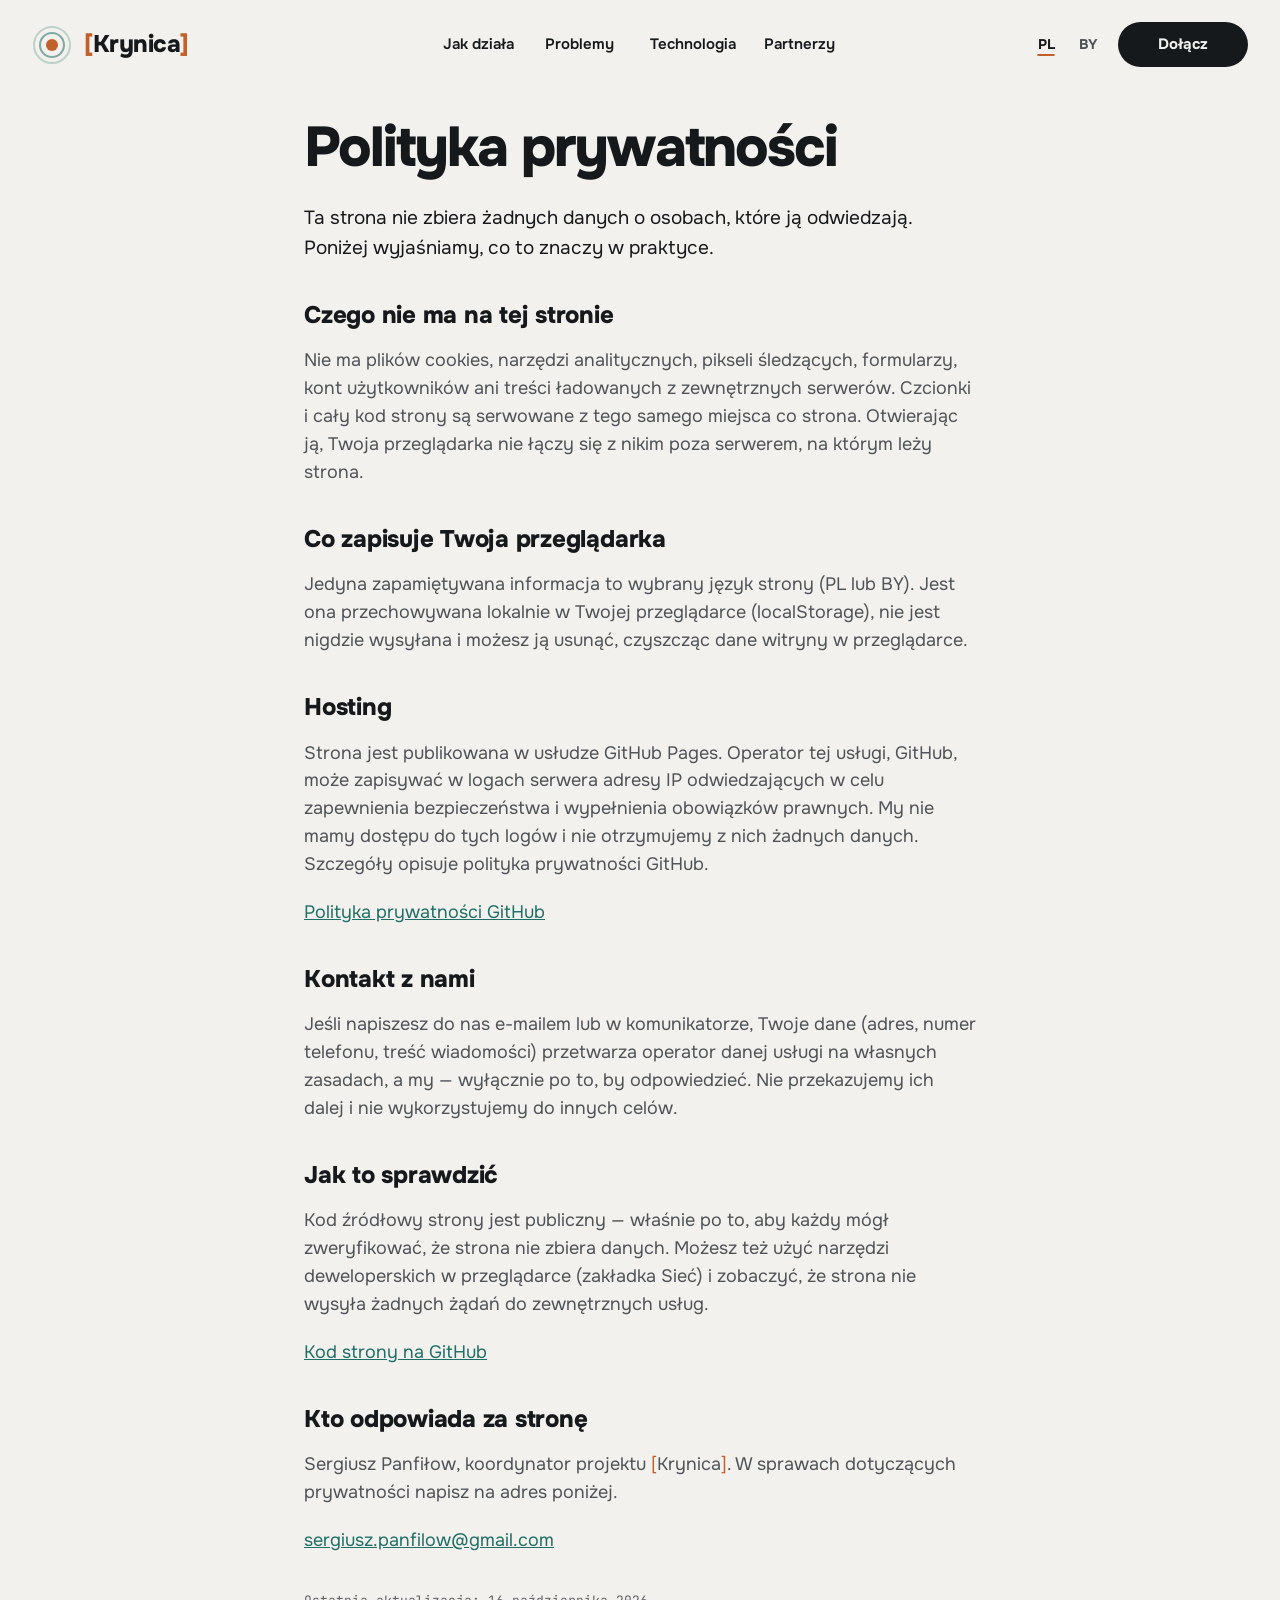
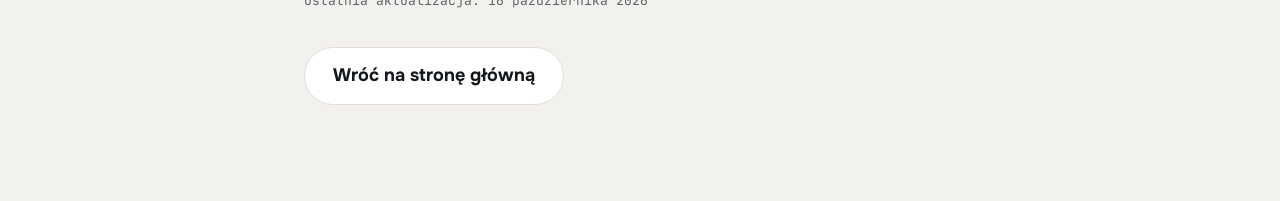
<file: privacy.html>
<!DOCTYPE html>
<html lang="pl">
<head>
<meta charset="utf-8">
<meta name="viewport" content="width=device-width, initial-scale=1">
<title>Polityka prywatności — [Krynica]</title>
<meta name="description" content="Strona [Krynica] nie zbiera żadnych danych: bez cookies, analityki i zewnętrznych usług.">
<meta name="robots" content="noindex">
<meta http-equiv="Content-Security-Policy" content="default-src 'self'; script-src 'self'; style-src 'self' 'unsafe-inline'; img-src 'self' data:; font-src 'self'; connect-src 'self'; object-src 'none'; base-uri 'self'; form-action 'none'">
<meta name="color-scheme" content="light">
<meta name="theme-color" content="#F3F1ED">
<link rel="canonical" href="https://ai.belhome.cc/privacy.html">
<link rel="icon" href="favicon.svg" type="image/svg+xml">
<link rel="apple-touch-icon" href="apple-touch-icon.png">
<link rel="stylesheet" href="css/style.css">
</head>
<body data-title-key="privacy.title">
<a class="skip" href="#main" data-i18n="meta.skip">Przejdź do treści</a>

<header class="site-header">
  <div class="wrap">
    <a class="logo" href="index.html" data-i18n-attr="aria-label:nav.logo" aria-label="Krynica — strona główna">
      <svg width="40" height="40" viewBox="0 0 40 40" fill="none" aria-hidden="true">
        <circle cx="20" cy="20" r="18" stroke="#1F6F66" stroke-width="2" stroke-opacity="0.25"/>
        <circle cx="20" cy="20" r="12" stroke="#1F6F66" stroke-width="2" stroke-opacity="0.55"/>
        <circle cx="20" cy="20" r="6" fill="#C2602B"/>
      </svg>
      <span class="logo-text"><span class="br">[</span>Krynica<span class="br">]</span></span>
    </a>
    <nav class="nav" data-i18n-attr="aria-label:nav.label" aria-label="Główna">
      <a href="index.html#jak" data-i18n="nav.how" data-i18n-stable>Jak działa</a>
      <a href="index.html#problemy" data-i18n="nav.problems" data-i18n-stable>Problemy</a>
      <a href="index.html#technologia" data-i18n="nav.tech" data-i18n-stable>Technologia</a>
      <a href="index.html#partnerzy" data-i18n="nav.partners" data-i18n-stable>Partnerzy</a>
    </nav>
    <div class="header-tools">
      <div class="lang-switch" role="group" data-i18n-attr="aria-label:nav.lang" aria-label="Język strony">
        <button type="button" class="lang" data-lang="pl" aria-pressed="true" lang="pl">PL</button>
        <button type="button" class="lang" data-lang="be" aria-pressed="false" lang="be">BY</button>
      </div>
      <a class="btn btn-ink btn-small" href="index.html#kontakt" data-i18n="nav.join" data-i18n-stable>Dołącz</a>
    </div>
  </div>
</header>

<main id="main">
  <article class="wrap article">
    <h1 data-i18n="privacy.title">Polityka prywatności</h1>
    <p class="lead" data-i18n="privacy.lead">Ta strona nie zbiera żadnych danych o osobach, które ją odwiedzają. Poniżej wyjaśniamy, co to znaczy w praktyce.</p>

    <h2 data-i18n="privacy.h1">Czego nie ma na tej stronie</h2>
    <p data-i18n="privacy.t1">Nie ma plików cookies, narzędzi analitycznych, pikseli śledzących, formularzy, kont użytkowników ani treści ładowanych z zewnętrznych serwerów. Czcionki i cały kod strony są serwowane z tego samego miejsca co strona. Otwierając ją, Twoja przeglądarka nie łączy się z nikim poza serwerem, na którym leży strona.</p>

    <h2 data-i18n="privacy.h2">Co zapisuje Twoja przeglądarka</h2>
    <p data-i18n="privacy.t2">Jedyna zapamiętywana informacja to wybrany język strony (PL lub BY). Jest ona przechowywana lokalnie w Twojej przeglądarce (localStorage), nie jest nigdzie wysyłana i możesz ją usunąć, czyszcząc dane witryny w przeglądarce.</p>

    <h2 data-i18n="privacy.h3">Hosting</h2>
    <p data-i18n="privacy.t3">Strona jest publikowana w usłudze GitHub Pages. Operator tej usługi, GitHub, może zapisywać w logach serwera adresy IP odwiedzających w celu zapewnienia bezpieczeństwa i wypełnienia obowiązków prawnych. My nie mamy dostępu do tych logów i nie otrzymujemy z nich żadnych danych. Szczegóły opisuje polityka prywatności GitHub.</p>
    <p><a href="https://docs.github.com/site-policy/privacy-policies/github-general-privacy-statement" target="_blank" rel="noopener" data-i18n="privacy.t3link">Polityka prywatności GitHub</a></p>

    <h2 data-i18n="privacy.h4">Kontakt z nami</h2>
    <p data-i18n="privacy.t4">Jeśli napiszesz do nas e-mailem lub w komunikatorze, Twoje dane (adres, numer telefonu, treść wiadomości) przetwarza operator danej usługi na własnych zasadach, a my — wyłącznie po to, by odpowiedzieć. Nie przekazujemy ich dalej i nie wykorzystujemy do innych celów.</p>

    <h2 data-i18n="privacy.h5">Jak to sprawdzić</h2>
    <p data-i18n="privacy.t5">Kod źródłowy strony jest publiczny — właśnie po to, aby każdy mógł zweryfikować, że strona nie zbiera danych. Możesz też użyć narzędzi deweloperskich w przeglądarce (zakładka Sieć) i zobaczyć, że strona nie wysyła żadnych żądań do zewnętrznych usług.</p>
    <p><a href="https://github.com/sergpanfilov/krynica-site" target="_blank" rel="noopener" data-i18n="privacy.t5link">Kod strony na GitHub</a></p>

    <h2 data-i18n="privacy.h6">Kto odpowiada za stronę</h2>
    <p data-i18n="privacy.t6">Sergiusz Panfiłow, koordynator projektu <span class="br">[</span>Krynica<span class="br">]</span>. W sprawach dotyczących prywatności napisz na adres poniżej.</p>
    <p><a href="mailto:sergiusz.panfilow@gmail.com">sergiusz.panfilow@gmail.com</a></p>

    <p class="updated" data-i18n="privacy.updated">Ostatnia aktualizacja: 16 października 2026</p>
    <a class="btn btn-outline back" href="index.html" data-i18n="footer.back">Wróć na stronę główną</a>
  </article>
</main>

<script src="js/i18n.js"></script>
<script src="js/main.js"></script>
</body>
</html>
</file>
<file: css/style.css>
/* [Krynica] — style.css
   Palette "Grafit i miedź". No external requests: fonts are served from /fonts. */

@font-face {
  font-family: 'Onest';
  font-style: normal;
  font-weight: 400 800;
  font-display: swap;
  src: url('../fonts/onest/onest-cyrillic-ext.woff2') format('woff2');
  unicode-range: U+0460-052F, U+1C80-1C8A, U+20B4, U+2DE0-2DFF, U+A640-A69F, U+FE2E-FE2F;
}
@font-face {
  font-family: 'Onest';
  font-style: normal;
  font-weight: 400 800;
  font-display: swap;
  src: url('../fonts/onest/onest-cyrillic.woff2') format('woff2');
  unicode-range: U+0301, U+0400-045F, U+0490-0491, U+04B0-04B1, U+2116;
}
@font-face {
  font-family: 'Onest';
  font-style: normal;
  font-weight: 400 800;
  font-display: swap;
  src: url('../fonts/onest/onest-latin-ext.woff2') format('woff2');
  unicode-range: U+0100-02BA, U+02BD-02C5, U+02C7-02CC, U+02CE-02D7, U+02DD-02FF, U+0304, U+0308, U+0329, U+1D00-1DBF, U+1E00-1E9F, U+1EF2-1EFF, U+2020, U+20A0-20AB, U+20AD-20C4, U+2113, U+2C60-2C7F, U+A720-A7FF;
}
@font-face {
  font-family: 'Onest';
  font-style: normal;
  font-weight: 400 800;
  font-display: swap;
  src: url('../fonts/onest/onest-latin.woff2') format('woff2');
  unicode-range: U+0000-00FF, U+0131, U+0152-0153, U+02BB-02BC, U+02C6, U+02DA, U+02DC, U+0304, U+0308, U+0329, U+2000-206F, U+20AC, U+2122, U+2191, U+2193, U+2212, U+2215, U+FEFF, U+FFFD;
}
@font-face {
  font-family: 'JetBrains Mono';
  font-style: normal;
  font-weight: 400 500;
  font-display: swap;
  src: url('../fonts/jetbrains-mono/jetbrains-mono-cyrillic-ext.woff2') format('woff2');
  unicode-range: U+0460-052F, U+1C80-1C8A, U+20B4, U+2DE0-2DFF, U+A640-A69F, U+FE2E-FE2F;
}
@font-face {
  font-family: 'JetBrains Mono';
  font-style: normal;
  font-weight: 400 500;
  font-display: swap;
  src: url('../fonts/jetbrains-mono/jetbrains-mono-cyrillic.woff2') format('woff2');
  unicode-range: U+0301, U+0400-045F, U+0490-0491, U+04B0-04B1, U+2116;
}
@font-face {
  font-family: 'JetBrains Mono';
  font-style: normal;
  font-weight: 400 500;
  font-display: swap;
  src: url('../fonts/jetbrains-mono/jetbrains-mono-latin-ext.woff2') format('woff2');
  unicode-range: U+0100-02BA, U+02BD-02C5, U+02C7-02CC, U+02CE-02D7, U+02DD-02FF, U+0304, U+0308, U+0329, U+1D00-1DBF, U+1E00-1E9F, U+1EF2-1EFF, U+2020, U+20A0-20AB, U+20AD-20C4, U+2113, U+2C60-2C7F, U+A720-A7FF;
}
@font-face {
  font-family: 'JetBrains Mono';
  font-style: normal;
  font-weight: 400 500;
  font-display: swap;
  src: url('../fonts/jetbrains-mono/jetbrains-mono-latin.woff2') format('woff2');
  unicode-range: U+0000-00FF, U+0131, U+0152-0153, U+02BB-02BC, U+02C6, U+02DA, U+02DC, U+0304, U+0308, U+0329, U+2000-206F, U+20AC, U+2122, U+2191, U+2193, U+2212, U+2215, U+FEFF, U+FFFD;
}

/* Metric-matched local fallbacks: text laid out in Arial / Courier New keeps (almost) the same
   width and line height as Onest / JetBrains Mono, so nothing jumps when the web fonts arrive. */
@font-face {
  font-family: 'Onest Fallback';
  src: local('Arial'), local('Liberation Sans'), local('Helvetica');
  size-adjust: 105%;
  ascent-override: 97%;
  descent-override: 30.5%;
  line-gap-override: 0%;
}
@font-face {
  font-family: 'JetBrains Mono Fallback';
  src: local('Consolas'), local('Courier New'), local('Liberation Mono');
  ascent-override: 102%;
  descent-override: 30%;
  line-gap-override: 0%;
}

/* ---------- tokens ---------- */
:root {
  --bg: #F3F1ED;
  --surface: #FFFFFF;
  --ink: #16191C;
  --muted: #4E5358;
  --line: #E2DED6;
  --primary: #1F6F66;
  --accent: #C2602B;        /* decorative copper: brackets, bars, dots */
  --accent-text: #B0541F;   /* copper for text on light and for white-on-copper fills */
  --accent-light: #E8905F;  /* copper on dark backgrounds */
  --teal-light: #8CC7BE;
  --tint1: #E3EEEC;
  --tint2: #F4E4DA;
  --tint3: #EFE7D3;
  --tint4: #E3E6EF;
  --chip: #E9E5DE;
  --neutral: #B9B2A6;
  --warn: #F2D3C3;
  --mono: #5F646A;
  --dark-line: #363B40;
  --dark-muted: #B5B9BD;
  --dark-text: #E6E8EA;
  --c1: #C2602B; --c2: #1F6F66; --c3: #8C3B4A; --c4: #4B4E8F; --c5: #B8892B; --c6: #2F5D8A;
  --k1: #A24F22; --k5: #7E5D16; --k6: #2F5D8A;
  --sans: 'Onest', 'Onest Fallback', Arial, sans-serif;
  --monofont: 'JetBrains Mono', 'JetBrains Mono Fallback', Consolas, monospace;
  --wrap: 80rem;
  --gutter: 2rem;
  --radius: 2rem;
  --ease: cubic-bezier(0.65, 0, 0.35, 1);
}

/* ---------- base ---------- */
/* Desktop: the whole page scales with the viewport height (like zooming out), so every
   section fits one screen on short laptops too. 16px at 900px tall, down to 12px. */
@media (min-width: 1100px) { html { font-size: clamp(12px, 1.78vh, 16px); } }
*, *::before, *::after { box-sizing: border-box; }
html { scroll-behavior: smooth; -webkit-text-size-adjust: 100%; }
body {
  margin: 0;
  background: var(--bg);
  color: var(--ink);
  font-family: var(--sans);
  font-size: 1.125rem;
  line-height: 1.55;
  overflow-x: hidden;
}
h1, h2, h3, p { margin: 0; }
a { color: var(--primary); }
button { font: inherit; color: inherit; cursor: pointer; }
svg { display: block; }
[hidden] { display: none !important; }
:focus-visible { outline: 3px solid var(--accent); outline-offset: 3px; }
.wrap { max-width: var(--wrap); margin: 0 auto; padding-left: var(--gutter); padding-right: var(--gutter); }
.mono { font-family: var(--monofont); font-size: 0.8125rem; font-weight: 400; }
.kicker { font-family: var(--monofont); font-size: 0.875rem; color: var(--primary); }
.br { color: var(--accent); }
.on-dark .br { color: var(--accent-light); }
.accent { font-style: normal; color: var(--accent-text); }
.on-dark .accent { color: var(--accent-light); }
.skip {
  position: absolute; left: 1rem; top: -3.75rem; z-index: 100;
  background: var(--ink); color: var(--bg); padding: 0.625rem 1rem; border-radius: 62.4375rem; text-decoration: none; font-weight: 700;
}
.skip:focus { top: 1rem; }
.visually-hidden { position: absolute; width: 1px; height: 1px; overflow: hidden; clip: rect(0 0 0 0); white-space: nowrap; }

h1 { font-size: clamp(2.75rem, 7vw, 5.25rem); font-weight: 800; line-height: 0.98; letter-spacing: -0.035em; text-wrap: balance; }
html[lang="be"] h1 { font-size: clamp(2.5rem, 5.5vw, 4.125rem); }

h2 { font-size: clamp(2.125rem, 4.6vw, 3.5rem); font-weight: 800; line-height: 1.02; letter-spacing: -0.035em; }
.lead { font-size: 1.1875rem; color: var(--muted); }
.section-head { display: flex; flex-wrap: wrap; justify-content: space-between; align-items: flex-end; gap: 1.5rem; }
.section-head .title { display: flex; flex-direction: column; gap: 0.875rem; max-width: 47.5rem; }
.section-head .lead { max-width: 23.75rem; font-size: 1.125rem; }

/* buttons */
.btn {
  display: inline-flex; align-items: center; justify-content: center; min-height: 3rem;
  padding: 0.875rem 1.75rem; border-radius: 62.4375rem; font-weight: 700; text-decoration: none; border: 1px solid transparent;
}
.btn-accent { background: var(--accent-text); color: #FFFFFF; font-weight: 800; }
.btn-outline { background: var(--surface); border-color: var(--line); color: var(--ink); }
.btn-ink { background: var(--ink); color: var(--bg); }
.btn-small { min-height: 2.75rem; padding: 0.625rem 1.375rem; font-size: 0.9375rem; }

/* ---------- header ---------- */
.site-header { padding: 1.375rem 0; }
.site-header .wrap { display: flex; flex-wrap: wrap; align-items: center; justify-content: space-between; gap: 1rem 1.25rem; }
@media (min-width: 901px) {
  /* three fixed columns: the menu stays centred whatever the language */
  .site-header .wrap { display: grid; grid-template-columns: 1fr auto 1fr; }
  .site-header .nav { justify-self: center; }
  .site-header .header-tools { justify-self: end; }
}
.logo { display: flex; align-items: center; gap: 0.75rem; color: var(--ink); text-decoration: none; }
.logo-text { font-size: 1.5rem; font-weight: 800; letter-spacing: -0.02em; }
.nav { display: flex; flex-wrap: wrap; gap: 0.25rem; font-size: 0.9375rem; font-weight: 600; }
.nav a { padding: 0.5rem 0.75rem; border-radius: 999px; color: var(--ink); text-decoration: none; }
.nav a:hover { color: var(--primary); }
.header-tools { display: flex; gap: 0.625rem; align-items: center; }
.lang-switch { display: flex; gap: 0.125rem; }
.lang {
  min-height: 2.25rem; min-width: 2.5rem; border: 0; background: transparent; border-radius: 999px;
  padding: 0.375rem 0.5rem; font-size: 0.875rem; font-weight: 700; color: var(--muted);
}
.lang:hover { color: var(--ink); }
.lang[aria-pressed="true"] { color: var(--ink); text-decoration: underline; text-decoration-color: var(--accent); text-decoration-thickness: 2px; text-underline-offset: 5px; }

/* ---------- hero ---------- */
.hero { padding: 1rem 0 0.5rem; display: flex; align-items: center; }
.hero .wrap { width: 100%; display: flex; flex-wrap: wrap; gap: 2.5rem; align-items: center; }
.hero-copy { flex: 1 1 35rem; display: flex; flex-direction: column; gap: 1.75rem; }
/* first screen = header + hero + community picker + marquee */
@media (min-width: 1100px) { .hero { min-height: calc(100svh - 6.0625rem - 4.25rem - 5.6875rem); } }
.hero-copy .kicker { display: flex; align-items: center; gap: 0.625rem; }
.hero-copy .kicker::before { content: ''; width: 0.625rem; height: 0.625rem; border-radius: 50%; background: var(--primary); }
.hero-copy .lead { font-size: 1.3125rem; max-width: 32.5rem; }
.hero-actions { display: flex; flex-wrap: wrap; gap: 0.75rem; }
.hero-actions .btn { padding: 1.125rem 1.75rem; }

.orbit { flex: 1 1 28.75rem; display: flex; flex-direction: column; align-items: center; gap: 0; --pick: var(--c1); --pick-ink: var(--k1); }
.orbit-svg { width: min(100%, 30rem, 52vh); height: auto; }
.orbit-rot { transform-box: view-box; transform-origin: 50% 50%; transition: transform 0.9s var(--ease); }
.orbit-pointer { stroke: var(--pick); transition: stroke 0.6s; }
.orbit-pulse { stroke: var(--pick); transform-box: fill-box; transform-origin: center; animation: pulse 2.4s ease-out infinite; }
.orbit-label { font-family: var(--monofont); font-size: 0.8125rem; letter-spacing: 1px; fill: var(--primary); }
.q-card {
  width: min(100%, 33.75rem); margin-top: -1.5rem; position: relative; z-index: 1;
  background: var(--surface); border: 1px solid var(--line); border-top: 0.25rem solid var(--pick);
  border-radius: 1.375rem; padding: 1.125rem 1.375rem; box-shadow: 0 1.25rem 3.125rem rgba(60, 40, 10, 0.12);
  display: flex; flex-direction: column; gap: 0.375rem; animation: rise 0.6s ease-out;
}
.q-card-head { display: flex; justify-content: space-between; align-items: center; gap: 0.5rem; }
.q-nav { display: none; gap: 0.25rem; flex: none; }
.q-nav button {
  width: 2.25rem; height: 2.25rem; border-radius: 50%; border: 1px solid var(--line); background: var(--bg);
  font-size: 1.375rem; line-height: 1; font-weight: 400; color: var(--ink); display: inline-flex; align-items: center; justify-content: center; padding: 0 0 0.125rem;
}
.node { cursor: pointer; }
.q-card-label { font-size: 0.8125rem; font-weight: 700; letter-spacing: 1px; text-transform: uppercase; color: var(--pick-ink); white-space: nowrap; overflow: hidden; text-overflow: ellipsis; min-width: 0; flex: 1 1 0; }
.q-card-text { font-size: clamp(0.9375rem, 1.3vw, 1.125rem); font-weight: 600; }

.picker { padding: 0.5rem 0 1rem; }
.picker .wrap { display: flex; flex-wrap: wrap; gap: 0.5rem; justify-content: center; }
.chip {
  min-height: 2.75rem; border: 2px solid var(--line); background: transparent; border-radius: 62.4375rem;
  padding: 0.5rem 1rem; font-size: 0.9375rem; font-weight: 700; display: inline-flex; align-items: center; gap: 0.625rem;
  transition: background 0.3s, border-color 0.3s;
}
.chip::before { content: ''; width: 0.75rem; height: 0.75rem; border-radius: 50%; background: var(--dot); flex: none; }
.chip[aria-pressed="true"] { background: var(--surface); border-color: var(--dot); }

/* ---------- marquee ---------- */
.marquee { background: var(--ink); color: var(--bg); padding: 1.375rem 0; overflow: hidden; }
.marquee-track { display: flex; width: max-content; animation: marquee 48s linear infinite; }
.marquee-list { display: flex; gap: 0.875rem; padding-right: 0.875rem; margin: 0; list-style: none; }
.marquee-list li {
  white-space: nowrap; border: 1px solid var(--dark-line); border-radius: 62.4375rem;
  padding: 0.625rem 1.25rem; font-size: 1rem; color: var(--dark-text);
}

/* ---------- sections ---------- */
.section { padding: 5rem 0; display: flex; align-items: center; }
.section > .wrap { width: 100%; display: flex; flex-direction: column; gap: 1.5rem; }
.section-alt { background: var(--surface); border-top: 1px solid var(--line); border-bottom: 1px solid var(--line); }
.section-alt .chart, .section-alt .tab { background: var(--bg); }
.section-alt .tab[aria-selected="true"] { background: var(--ink); }
#jak { padding: 4.5rem 0; }
/* on a desktop screen every section is at least one screen tall, content centred */
@media (min-width: 1100px) { .section, .needs { min-height: 100svh; } }

/* bento "jak działa" */
.bento { display: grid; grid-template-columns: repeat(6, minmax(0, 1fr)); gap: 1rem; }
.tile {
  border-radius: var(--radius); padding: 1.875rem; min-height: 14.75rem;
  display: flex; flex-direction: column; justify-content: space-between; gap: 1.25rem;
}
.tile-3 { grid-column: span 3; }
.tile-2 { grid-column: span 2; padding: 1.75rem; min-height: 13.5rem; }
.tile-dark { background: var(--ink); color: var(--bg); }
.tile-dark .tile-tag { color: var(--teal-light); }
.tile-dark .tile-sub { color: var(--dark-muted); }
.tile-tag { font-family: var(--monofont); font-size: 0.8125rem; color: var(--primary); text-transform: uppercase; }
.tile-title { font-size: 1.625rem; font-weight: 700; line-height: 1.2; }
.tile-2 .tile-title { font-size: 1.4375rem; }
.tile-sub { color: var(--muted); }
.tint1 { background: var(--tint1); }
.tint2 { background: var(--tint2); }
.tint3 { background: var(--tint3); }
.tint4 { background: var(--tint4); }
.tint2 .tile-tag { color: var(--k1); }
.tint3 .tile-tag { color: var(--k5); }
.tint4 .tile-tag { color: var(--k6); }
.wave { display: flex; align-items: center; gap: 0.25rem; height: 4rem; }
.wave span { width: 0.375rem; border-radius: 3px; background: var(--primary); }
.wave span:nth-child(5), .wave span:nth-child(6) { background: var(--accent); }
.answers { display: flex; flex-direction: column; gap: 0.625rem; }
.answer {
  background: var(--surface); border-radius: 1rem; padding: 0.875rem 1.125rem;
  display: flex; justify-content: space-between; align-items: center; gap: 0.75rem; font-size: 1rem; font-weight: 600;
}
.answer-tag { font-family: var(--monofont); font-size: 0.75rem; font-weight: 400; color: var(--primary); background: var(--tint1); border-radius: 62.4375rem; padding: 0.25rem 0.625rem; white-space: nowrap; }
.answer.dim { color: var(--muted); }
.example { font-family: var(--monofont); font-size: 0.75rem; color: var(--mono); }
.progress-card { background: var(--surface); border-radius: 1.125rem; padding: 1rem; display: flex; flex-direction: column; gap: 0.625rem; }
.progress-head { display: flex; justify-content: space-between; font-size: 0.875rem; font-weight: 700; }
.progress-head span:last-child { color: var(--k1); }
.progress-bar { background: var(--tint2); border-radius: 62.4375rem; height: 0.625rem; }
.progress-bar span { display: block; width: 60%; height: 100%; background: var(--accent); border-radius: 62.4375rem; }
.big-number { font-size: 4.5rem; font-weight: 800; line-height: 1; letter-spacing: -0.03em; }
.bars { display: flex; align-items: flex-end; gap: 0.5rem; height: 5.625rem; }
.bars span { flex: 1; background: var(--c6); border-radius: 0.375rem 0.375rem 0 0; }

/* ---------- tabs (shared) ---------- */
.tabs { display: grid; grid-template-columns: repeat(3, minmax(0, 1fr)); gap: 0.75rem; }
.tabs-4 { grid-template-columns: repeat(4, minmax(0, 1fr)); }
.tab {
  position: relative; overflow: hidden; text-align: left; border: 2px solid var(--line); border-radius: 1.375rem;
  padding: 1.125rem 1.375rem 1.375rem; background: var(--surface); color: var(--ink);
  display: flex; flex-direction: column; gap: 0.375rem; box-shadow: 0 2px 0 rgba(0, 0, 0, 0.04);
  transition: background 0.3s, color 0.3s, box-shadow 0.3s, transform 0.3s, border-color 0.3s;
}
.tab[aria-selected="true"] {
  background: var(--ink); color: var(--bg); border-color: var(--ink);
  box-shadow: 0 0.875rem 2.125rem rgba(0, 0, 0, 0.18); transform: translateY(-0.25rem);
}
.tab-head { display: flex; justify-content: space-between; align-items: center; width: 100%; }
.tab-head .mono { opacity: 0.75; }
.tab-arrow { font-size: 1.25rem; line-height: 1; }
.tab-arrow::before { content: '→'; }
.tab[aria-selected="true"] .tab-arrow::before { content: '●'; }
.tab-label { font-size: 1.375rem; font-weight: 800; }
.tab-teaser { font-size: 0.9375rem; line-height: 1.4; opacity: 0.85; }

.panel { animation: rise 0.5s ease-out; }

/* ---------- problems ---------- */
.problem { display: flex; flex-wrap: wrap; gap: 3rem; align-items: center; }
.problem-copy { flex: 1 1 22.5rem; display: flex; flex-direction: column; gap: 1.25rem; }
.problem-copy h2 .accent { color: var(--primary); }
.legend { display: flex; flex-wrap: wrap; gap: 1.25rem; font-size: 0.9375rem; font-weight: 600; }
.legend span { display: inline-flex; align-items: center; gap: 0.5rem; }
.legend i { width: 1.5rem; height: 0.5rem; border-radius: 3px; background: var(--sw); }
.chart { flex: 1 1 35rem; background: var(--surface); border: 1px solid var(--line); border-radius: var(--radius); padding: 1.75rem; }
.chart-caption { margin-bottom: 0.75rem; font-family: var(--monofont); font-size: 0.8125rem; color: var(--mono); }
.chart svg { width: 100%; height: auto; }
.axis { display: flex; justify-content: space-between; gap: 0.375rem; font-family: var(--monofont); font-size: 0.8125rem; color: var(--mono); padding: 0.375rem 0 0 2.5rem; }
.axis span { white-space: nowrap; }
.flow { display: flex; flex-direction: column; gap: 1.75rem; padding: 0.75rem 0 0.5rem; }
.flow-row { display: flex; flex-direction: column; gap: 0.625rem; }
.flow-row p:first-child { font-weight: 700; }
.flow-bar { display: flex; height: 4rem; border-radius: 1rem; overflow: hidden; }
.flow-bar span { display: flex; align-items: center; padding: 0 0.875rem; font-size: 0.875rem; font-weight: 700; min-width: 0; }
.flow-bar span b { font-weight: inherit; overflow: hidden; text-overflow: ellipsis; white-space: nowrap; }
.flow-note { font-size: 0.9375rem; color: var(--muted); }

/* ---------- technology ---------- */
.stage-row { display: flex; flex-wrap: wrap; gap: 1.5rem; align-items: stretch; }
.stage-panels { flex: 1 1 31.25rem; display: flex; }
.stage {
  flex: 1; background: var(--ink); color: var(--bg); border-radius: var(--radius); padding: 1.875rem;
  display: flex; flex-direction: column; gap: 1rem;
}
.stage .tile-tag { color: var(--teal-light); }
.stage-title { font-size: 2rem; font-weight: 800; line-height: 1.15; letter-spacing: -0.02em; }
.stage-text { color: var(--dark-muted); }
.chips { display: flex; flex-wrap: wrap; gap: 0.625rem; margin-top: auto; list-style: none; padding: 0; }
.chips li { border: 1px solid var(--dark-line); border-radius: 62.4375rem; padding: 0.5rem 0.875rem; font-family: var(--monofont); font-size: 0.8125rem; color: var(--dark-text); }
.facts { flex: 1 1 25rem; display: grid; grid-template-columns: repeat(2, minmax(0, 1fr)); gap: 0.875rem; }
.fact { border-radius: 1.75rem; padding: 1.625rem; display: flex; flex-direction: column; justify-content: space-between; gap: 0.75rem; }
.fact-value { font-size: 2.75rem; font-weight: 800; letter-spacing: -0.025em; line-height: 1.1; }
.fact-value.sm { font-size: 1.625rem; }
.fact-label { font-weight: 600; }

/* ---------- needs map ---------- */
.needs { background: var(--surface); border-top: 1px solid var(--line); border-bottom: 1px solid var(--line); padding: 5rem 0; display: flex; align-items: center; }
.needs .wrap { width: 100%; display: flex; flex-wrap: wrap; gap: 3rem; align-items: center; }
.needs-copy { flex: 1 1 21.25rem; display: flex; flex-direction: column; gap: 1.125rem; }
.treemap { flex: 1 1 35rem; display: grid; grid-template-columns: repeat(6, minmax(0, 1fr)); grid-auto-rows: 6.5rem; gap: 0.625rem; }
.cell { border-radius: 1.375rem; padding: 1.125rem 1.25rem; display: flex; flex-direction: column; justify-content: space-between; color: #FFFFFF; }
.cell-row { flex-direction: row; align-items: center; justify-content: space-between; padding: 1rem 1.125rem; }
.cell-value { font-size: 2.5rem; font-weight: 800; letter-spacing: -0.03em; line-height: 1; }
.cell-row .cell-value { font-size: 1.375rem; }
.cell-label { font-size: 1.125rem; font-weight: 700; }
.cell-row .cell-label { font-size: 1rem; }
.cell-a { grid-column: span 3; grid-row: span 3; background: var(--primary); }
.cell-a .cell-value { font-size: 3.5rem; }
.cell-b { grid-column: span 3; grid-row: span 2; background: var(--accent-text); }
.cell-c { grid-column: span 3; background: var(--c6); }
.cell-d { grid-column: span 2; background: var(--c5); color: var(--ink); }
.cell-e { grid-column: span 1; background: var(--c3); padding: 0.875rem; justify-content: flex-end; }
.cell-e .cell-value { font-size: 1rem; }
.cell-e .cell-label { font-size: 0.75rem; font-weight: 600; }
.treemap-note { grid-column: span 6; font-family: var(--monofont); font-size: 0.8125rem; color: var(--mono); padding: 0 0.25rem; }

/* ---------- partners ---------- */
.partner { display: flex; flex-wrap: wrap; gap: 1.5rem; align-items: stretch; }
.partner-card {
  flex: 1 1 27.5rem; border-radius: 2.25rem; padding: 2.5rem; min-height: 20rem;
  display: flex; flex-direction: column; justify-content: space-between; gap: 1.75rem;
}
.partner-card .tile-tag { color: var(--ink); font-size: 0.875rem; }
.partner-title { font-size: clamp(1.875rem, 3.4vw, 2.75rem); font-weight: 800; line-height: 1.05; letter-spacing: -0.03em; }
.partner-card .btn { align-self: flex-start; padding: 1rem 1.625rem; }
.offers { flex: 1 1 27.5rem; display: grid; grid-template-columns: repeat(2, minmax(0, 1fr)); gap: 0.875rem; }
.offer { background: var(--surface); border: 1px solid var(--line); border-radius: 1.5rem; padding: 1.5rem; display: flex; flex-direction: column; gap: 0.5rem; }
.offer-title { font-size: 1.1875rem; font-weight: 800; }
.offer-text { font-size: 1rem; color: var(--muted); }

/* ---------- footer ---------- */
.site-footer { background: var(--ink); color: var(--bg); }
.site-footer .wrap { padding-top: 6rem; padding-bottom: 3.5rem; display: flex; flex-direction: column; gap: 3.5rem; }
.footer-title { font-size: clamp(3rem, 8.5vw, 6rem); font-weight: 800; line-height: 0.95; letter-spacing: -0.04em; }
.footer-grid { display: flex; flex-wrap: wrap; justify-content: space-between; gap: 2rem; border-top: 1px solid var(--dark-line); padding-top: 2rem; }
.footer-grid > div { display: flex; flex-direction: column; gap: 0.25rem; }
.footer-grid strong { font-weight: 700; }
.footer-grid a { color: var(--teal-light); }
.contact-line { display: flex; align-items: center; flex-wrap: wrap; gap: 0.25rem 0.875rem; }
.icons { display: inline-flex; align-items: center; gap: 0.625rem; }
.icon { display: inline-flex; width: 1.5rem; height: 1.5rem; align-items: center; justify-content: center; color: var(--teal-light); transition: color 0.2s; }
.icon:hover { color: var(--bg); }
.footer-note { font-family: var(--monofont); font-size: 0.8125rem; color: var(--dark-muted); }

/* ---------- stable width/height across languages ----------
   JS puts the other language's text into data-ghost; the ghost sits in the same grid cell
   as the visible text, so the element is as wide and as tall as the longer of the two. */
[data-ghost] { display: inline-grid; grid-template-columns: minmax(0, 1fr); }
[data-ghost] > .i18n-text, [data-ghost]::after { grid-area: 1 / 1; }
[data-ghost]::after { content: attr(data-ghost); visibility: hidden; pointer-events: none; }
.nav a[data-ghost], .btn[data-ghost], .chip[data-ghost] { white-space: nowrap; }
.btn[data-ghost] { place-items: center; }
.chip[data-ghost] { grid-template-columns: auto minmax(0, 1fr); column-gap: 0.625rem; align-items: center; justify-items: start; }
.chip[data-ghost] > .i18n-text, .chip[data-ghost]::after { grid-area: 1 / 2; }
.tab-label[data-ghost], .tab-teaser[data-ghost], .lead[data-ghost], .q-card-text[data-ghost],
.tile-title[data-ghost], .tile-sub[data-ghost], .stage-title[data-ghost], .stage-text[data-ghost] { display: grid; }
.btn[data-ghost], .chip[data-ghost] { display: inline-grid; }
/* BY heading is set smaller to stay on two lines; keep the box as tall as the PL heading so nothing below moves */
@media (min-width: 1100px), (max-width: 640px) {
  html[lang="be"] h1 { min-height: calc(2 * 0.98 * clamp(2.75rem, 7vw, 5.25rem)); align-content: end; }
}

/* ---------- privacy page ---------- */
.article { max-width: 46rem; padding-top: 2rem; padding-bottom: 6rem; display: flex; flex-direction: column; gap: 1.25rem; }
.article h1 { font-size: clamp(2.25rem, 4.5vw, 3.5rem); margin-bottom: 0.5rem; }
.article h2 { font-size: 1.5rem; letter-spacing: -0.01em; margin-top: 1.25rem; }
.article p { color: var(--muted); }
.article .lead { color: var(--ink); }
.article .updated { font-family: var(--monofont); font-size: 0.8125rem; color: var(--mono); margin-top: 1rem; }
.article .back { align-self: flex-start; margin-top: 1rem; }

/* ---------- scroll snap (desktop): the page settles on the nearest section ---------- */
@media (min-width: 1100px) {
  html { scroll-snap-type: y proximity; }
  .site-header, .section, .needs, .site-footer { scroll-snap-align: start; }
}

/* ---------- animations ---------- */
@keyframes marquee { from { transform: translateX(0); } to { transform: translateX(-50%); } }
@keyframes rise { from { opacity: 0; transform: translateY(0.875rem); } to { opacity: 1; transform: translateY(0); } }
@keyframes progress { from { width: 0; } to { width: 100%; } }
@keyframes pulse { 0% { transform: scale(0.6); opacity: 0.55; } 100% { transform: scale(1.6); opacity: 0; } }

@media (prefers-reduced-motion: reduce) {
  html { scroll-behavior: auto; }
  .marquee-track { animation: none; width: auto; flex-wrap: wrap; }
  .marquee-list { flex-wrap: wrap; padding-right: 0; }
  .marquee-list + .marquee-list { display: none; }
  .orbit-pulse { animation: none; opacity: 0.35; }
  .orbit-rot, .tab, .chip, .orbit-pointer { transition: none; }
  .q-card, .panel { animation: none; }

}

/* ---------- responsive ---------- */
@media (max-width: 1100px) {
  .tile-3 { grid-column: span 6; }
  .tile-2 { grid-column: span 2; }
}
@media (max-width: 900px) {
  :root { --gutter: 1.5rem; }
  .section, .needs { padding: 4rem 0; }
  .tile-2 { grid-column: span 3; }
  .tabs, .tabs-4 { grid-template-columns: repeat(2, minmax(0, 1fr)); }
  .site-header .wrap { justify-content: center; }
  .nav { order: 3; width: 100%; justify-content: center; }
}
@media (max-width: 640px) {
  :root { --gutter: 1rem; --radius: 1.5rem; }
  body { font-size: 1.0625rem; }
  .lead, .hero-copy .lead { font-size: 1.125rem; }
  .hero { padding-top: 1rem; }
  .hero-copy { gap: 1.25rem; }
  .hero-actions .btn { padding: 0.875rem 1.375rem; width: 100%; }
  .tile, .tile-2 { grid-column: span 6; padding: 1.5rem; min-height: 0; }
  .tile-title, .tile-2 .tile-title { font-size: 1.375rem; }
  .big-number { font-size: 3.5rem; }
  /* compact segmented tabs on phones: label only, content right below */
  .tabs { grid-template-columns: repeat(3, minmax(0, 1fr)); gap: 0.375rem; }
  .tabs-4 { grid-template-columns: repeat(2, minmax(0, 1fr)); }
  .tab { padding: 0.625rem 0.375rem; border-radius: 0.875rem; gap: 0; align-items: center; text-align: center; box-shadow: none; }
  .tab[aria-selected="true"] { transform: none; box-shadow: none; }
  .tab-head, .tab-teaser, .tab-teaser[data-ghost] { display: none; }
  .tab-label { font-size: 0.8125rem; line-height: 1.2; }
  .tab-label[data-ghost] { justify-items: center; }
  .chart { padding: 1.125rem; }
  .flow-bar { flex-direction: column; height: auto; }
  .flow-bar span { padding: 0.625rem 0.875rem; }
  .flow-bar span b { white-space: normal; }
  .stage { padding: 1.625rem; }
  .stage-title { font-size: 1.625rem; }
  .facts { grid-template-columns: 1fr; }
  .treemap { grid-auto-rows: 4.75rem; }
  .cell-a .cell-value { font-size: 2.5rem; }
  .cell-value { font-size: 1.875rem; }
  .cell-b { grid-row: span 3; }
  .cell-c { grid-column: span 6; }
  .cell-d { grid-column: span 4; }
  .cell-e { grid-column: span 2; }
  .axis { font-size: 0.6875rem; padding-left: 1.5rem; }
  /* phones: the diagram itself is the picker (tap a node) plus arrows on the card; no chip row */
  .picker { display: none; }
  .orbit-svg { width: min(100%, 19rem); }
  .q-card { margin-top: -0.5rem; padding: 0.875rem 1.125rem; max-width: 100%; overflow: hidden; }
  .q-card-suffix { display: none; } /* only the community name fits beside the arrows */
  .q-nav { display: flex; }
  .q-card-text { font-size: 1rem; min-height: calc(2 * 1.55 * 1rem); } /* two lines in both languages */
  .hero-copy { gap: 1rem; }
  .hero-copy .lead { font-size: 1rem; }
  .partner-card { padding: 1.75rem; min-height: 0; }
  .offers { grid-template-columns: 1fr; }
  .footer-grid { flex-direction: column; }
  .site-footer .wrap { padding-top: 4rem; gap: 2.25rem; }
  .logo { flex: 0 0 100%; justify-content: center; } /* own row from the first paint, so the header never grows later */
  .nav { font-size: 0.875rem; gap: 0; }
  .nav a { padding: 0.5rem 0.5rem; }
}
@media (max-width: 370px) {
  .tab-label { font-size: 0.75rem; }
}
@media (max-width: 400px) {
  .nav { font-size: 0.8125rem; }
  .nav a { padding: 0.5rem 0.4375rem; }
  .cell-e { display: none; }
  .cell-d { grid-column: span 6; }
}
</file>
